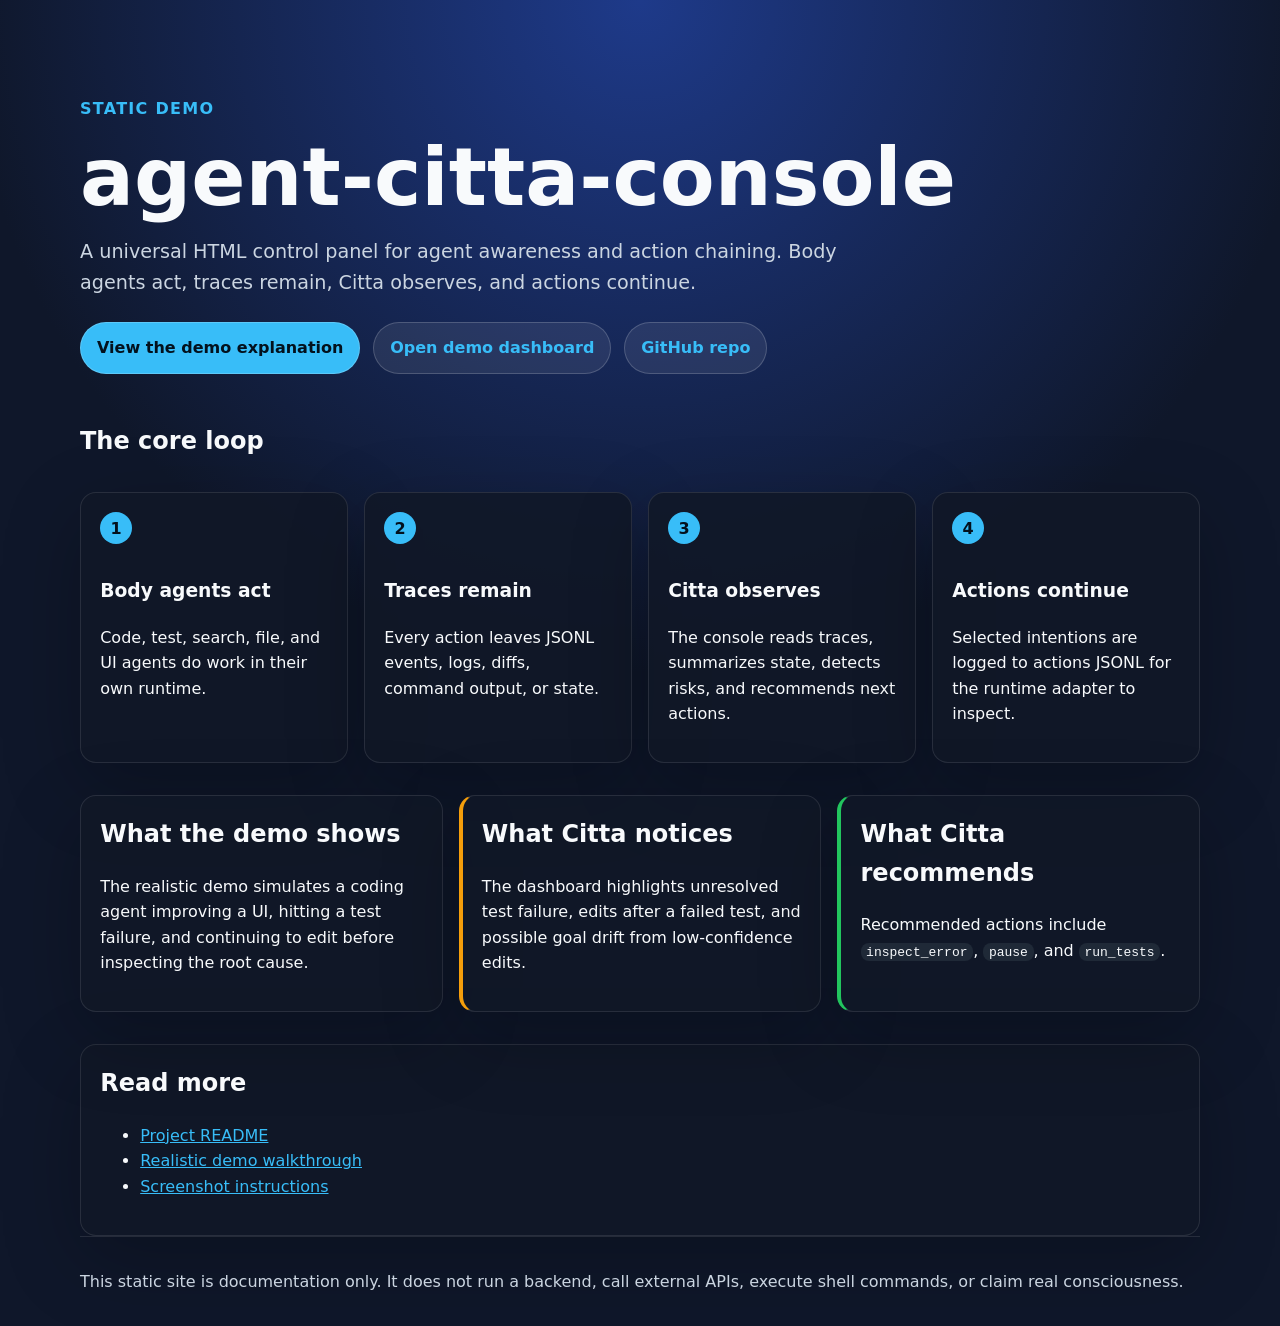
<file: docs_site/index.html>
<!doctype html>
<html lang="en">
<head>
  <meta charset="utf-8">
  <meta name="viewport" content="width=device-width, initial-scale=1">
  <title>agent-citta-console</title>
  <link rel="stylesheet" href="style.css">
</head>
<body>
  <main class="shell">
    <section class="hero">
      <p class="eyebrow">Static demo</p>
      <h1>agent-citta-console</h1>
      <p class="lead">
        A universal HTML control panel for agent awareness and action chaining.
        Body agents act, traces remain, Citta observes, and actions continue.
      </p>
      <div class="actions">
        <a class="button primary" href="demo.html">View the demo explanation</a>
        <a class="button" href="../examples/realistic_demo/dashboard.html">Open demo dashboard</a>
        <a class="button" href="https://github.com/nustanakritwithai/agent-citta-console">GitHub repo</a>
      </div>
    </section>

    <section>
      <h2>The core loop</h2>
      <div class="grid loop">
        <article class="card">
          <h3>Body agents act</h3>
          <p>Code, test, search, file, and UI agents do work in their own runtime.</p>
        </article>
        <article class="card">
          <h3>Traces remain</h3>
          <p>Every action leaves JSONL events, logs, diffs, command output, or state.</p>
        </article>
        <article class="card">
          <h3>Citta observes</h3>
          <p>The console reads traces, summarizes state, detects risks, and recommends next actions.</p>
        </article>
        <article class="card">
          <h3>Actions continue</h3>
          <p>Selected intentions are logged to actions JSONL for the runtime adapter to inspect.</p>
        </article>
      </div>
    </section>

    <section class="grid">
      <article class="card">
        <h2>What the demo shows</h2>
        <p>
          The realistic demo simulates a coding agent improving a UI, hitting a
          test failure, and continuing to edit before inspecting the root cause.
        </p>
      </article>
      <article class="card warning">
        <h2>What Citta notices</h2>
        <p>
          The dashboard highlights unresolved test failure, edits after a failed
          test, and possible goal drift from low-confidence edits.
        </p>
      </article>
      <article class="card recommendation">
        <h2>What Citta recommends</h2>
        <p>
          Recommended actions include <code>inspect_error</code>,
          <code>pause</code>, and <code>run_tests</code>.
        </p>
      </article>
    </section>

    <section class="card">
      <h2>Read more</h2>
      <ul>
        <li><a href="../README.md">Project README</a></li>
        <li><a href="../docs/demo_walkthrough.md">Realistic demo walkthrough</a></li>
        <li><a href="../docs/screenshots.md">Screenshot instructions</a></li>
      </ul>
    </section>
  </main>

  <footer class="shell">
    This static site is documentation only. It does not run a backend, call
    external APIs, execute shell commands, or claim real consciousness.
  </footer>
</body>
</html>
</file>
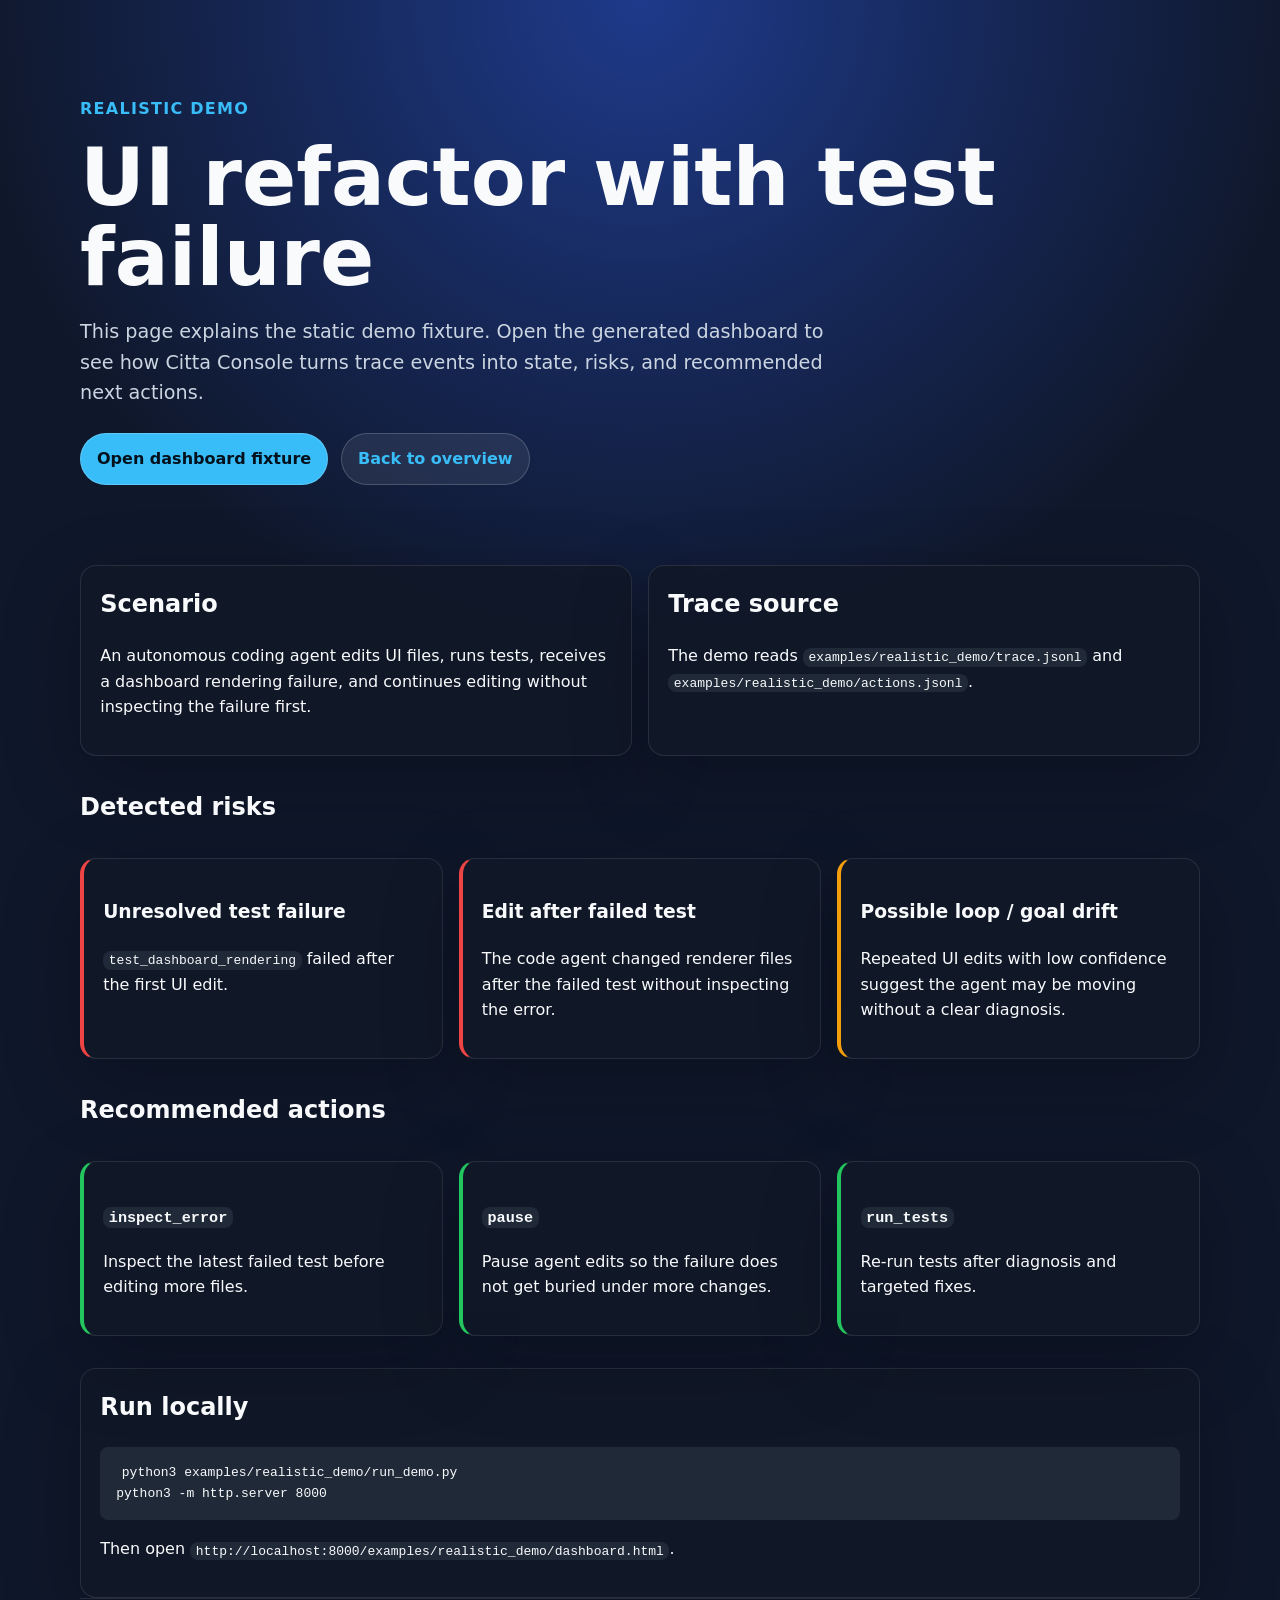
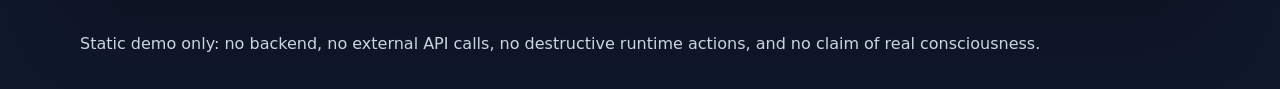
<file: docs_site/demo.html>
<!doctype html>
<html lang="en">
<head>
  <meta charset="utf-8">
  <meta name="viewport" content="width=device-width, initial-scale=1">
  <title>agent-citta-console demo</title>
  <link rel="stylesheet" href="style.css">
</head>
<body>
  <main class="shell">
    <section class="hero">
      <p class="eyebrow">Realistic demo</p>
      <h1>UI refactor with test failure</h1>
      <p class="lead">
        This page explains the static demo fixture. Open the generated dashboard
        to see how Citta Console turns trace events into state, risks, and
        recommended next actions.
      </p>
      <div class="actions">
        <a class="button primary" href="../examples/realistic_demo/dashboard.html">Open dashboard fixture</a>
        <a class="button" href="index.html">Back to overview</a>
      </div>
    </section>

    <section class="grid">
      <article class="card">
        <h2>Scenario</h2>
        <p>
          An autonomous coding agent edits UI files, runs tests, receives a
          dashboard rendering failure, and continues editing without inspecting
          the failure first.
        </p>
      </article>
      <article class="card">
        <h2>Trace source</h2>
        <p>
          The demo reads <code>examples/realistic_demo/trace.jsonl</code> and
          <code>examples/realistic_demo/actions.jsonl</code>.
        </p>
      </article>
    </section>

    <section>
      <h2>Detected risks</h2>
      <div class="grid">
        <article class="card risk">
          <h3>Unresolved test failure</h3>
          <p><code>test_dashboard_rendering</code> failed after the first UI edit.</p>
        </article>
        <article class="card risk">
          <h3>Edit after failed test</h3>
          <p>The code agent changed renderer files after the failed test without inspecting the error.</p>
        </article>
        <article class="card warning">
          <h3>Possible loop / goal drift</h3>
          <p>Repeated UI edits with low confidence suggest the agent may be moving without a clear diagnosis.</p>
        </article>
      </div>
    </section>

    <section>
      <h2>Recommended actions</h2>
      <div class="grid">
        <article class="card recommendation">
          <h3><code>inspect_error</code></h3>
          <p>Inspect the latest failed test before editing more files.</p>
        </article>
        <article class="card recommendation">
          <h3><code>pause</code></h3>
          <p>Pause agent edits so the failure does not get buried under more changes.</p>
        </article>
        <article class="card recommendation">
          <h3><code>run_tests</code></h3>
          <p>Re-run tests after diagnosis and targeted fixes.</p>
        </article>
      </div>
    </section>

    <section class="card">
      <h2>Run locally</h2>
      <pre><code>python3 examples/realistic_demo/run_demo.py
python3 -m http.server 8000</code></pre>
      <p>
        Then open
        <code>http://localhost:8000/examples/realistic_demo/dashboard.html</code>.
      </p>
    </section>
  </main>

  <footer class="shell">
    Static demo only: no backend, no external API calls, no destructive runtime
    actions, and no claim of real consciousness.
  </footer>
</body>
</html>
</file>
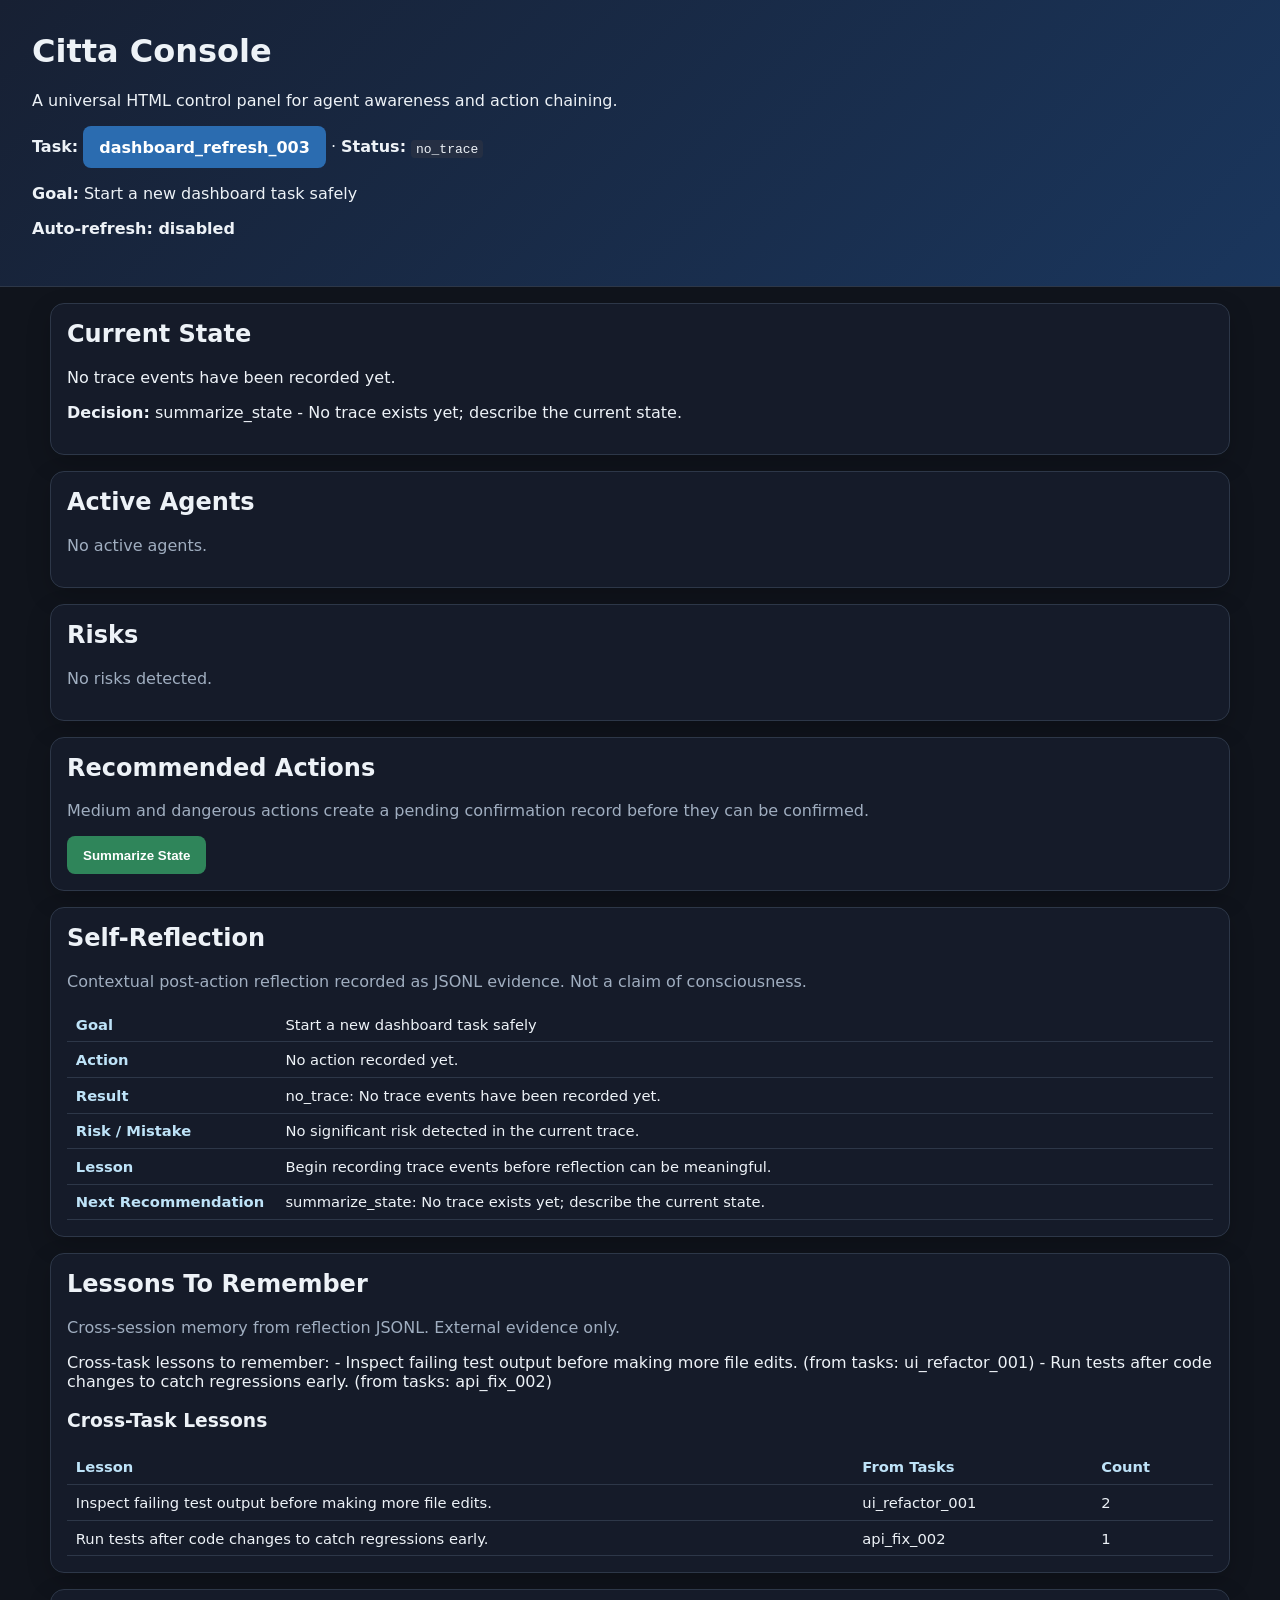
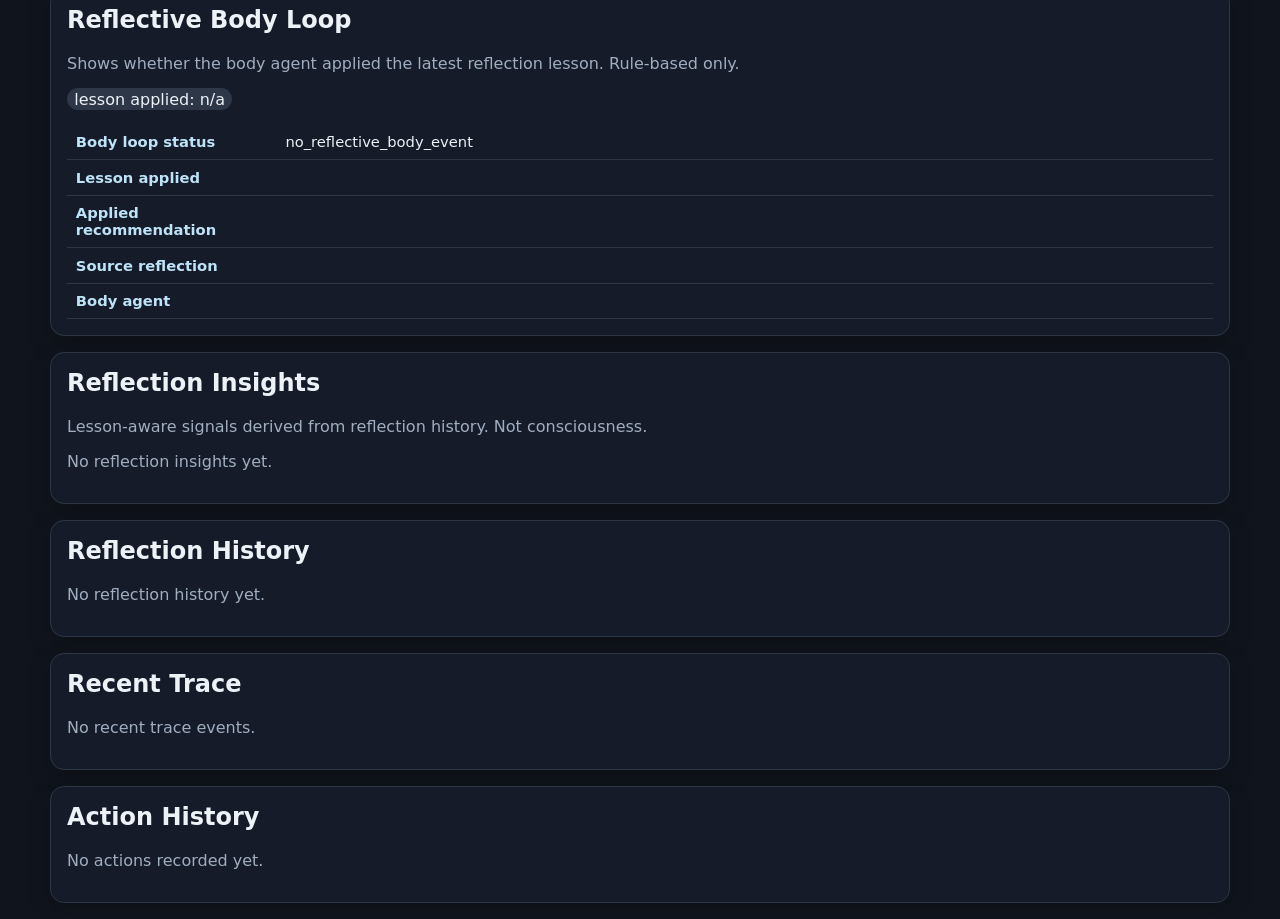
<file: examples/cross_session_memory_demo/dashboard.html>
<!doctype html>
<html lang="en">
<head>
  <meta charset="utf-8">
  <meta name="viewport" content="width=device-width, initial-scale=1">
  <title>Citta Console</title>

  <style>
    :root { color-scheme: light dark; font-family: system-ui, sans-serif; }
    body { margin: 0; background: #10141c; color: #edf2f7; }
    header { padding: 2rem; background: linear-gradient(135deg, #172033, #1a365d); border-bottom: 1px solid #2d3748; }
    main { display: grid; gap: 1rem; padding: 1rem; max-width: 1180px; margin: 0 auto; }
    section, .card { background: #151b29; border: 1px solid #2d3748; border-radius: 14px; padding: 1rem; box-shadow: 0 8px 24px rgb(0 0 0 / 18%); }
    h1, h2 { margin-top: 0; }
    table { width: 100%; border-collapse: collapse; font-size: 0.92rem; }
    th, td { border-bottom: 1px solid #2d3748; padding: 0.55rem; text-align: left; vertical-align: top; }
    th { color: #bee3f8; }
    .reflection-table th { width: 12rem; vertical-align: top; }
    .badge { display: inline-block; padding: 0.2rem 0.55rem; border-radius: 999px; background: #2d3748; margin: 0.1rem; }
    .actions { display: flex; flex-wrap: wrap; gap: 0.75rem; }
    .action-form { display: inline-flex; align-items: center; gap: 0.5rem; }
    button, .link-button { border: 0; border-radius: 8px; padding: 0.7rem 1rem; cursor: pointer; font-weight: 700; text-decoration: none; display: inline-block; }
    .action-safe { background: #2f855a; color: white; }
    .action-medium { background: #b7791f; color: white; }
    .action-dangerous { background: #c53030; color: white; }
    .action-forbidden { background: #742a2a; color: white; }
    .link-button { background: #2b6cb0; color: white; }
    .risk-low { color: #90cdf4; }
    .risk-medium { color: #f6e05e; }
    .risk-high { color: #fc8181; }
    .risk-critical { color: #feb2b2; font-weight: 700; }
    .warning { color: #fbd38d; font-weight: 700; }
    .empty { color: #a0aec0; }
    .status { border-radius: 999px; background: #2d3748; padding: 0.1rem 0.45rem; white-space: nowrap; }
    .status-pending_confirmation { background: #975a16; color: white; }
    .status-confirmed { background: #276749; color: white; }
    .status-blocked { background: #9b2c2c; color: white; }
    code { background: #252f43; padding: 0.1rem 0.3rem; border-radius: 4px; }
  </style>
</head>
<body>
  <header>
    <h1>Citta Console</h1>
    <p>A universal HTML control panel for agent awareness and action chaining.</p>
    <p><strong>Task:</strong> <a class="link-button" href="/task/dashboard_refresh_003">dashboard_refresh_003</a> &middot;
       <strong>Status:</strong> <code>no_trace</code></p>
    <p><strong>Goal:</strong> Start a new dashboard task safely</p>
    <p><strong>Auto-refresh: disabled</strong></p>
  </header>
  <main>
    <section>
      <h2>Current State</h2>
      <p>No trace events have been recorded yet.</p>
      <p><strong>Decision:</strong> summarize_state - No trace exists yet; describe the current state.</p>
    </section>

    <section>
      <h2>Active Agents</h2>
      <p class="empty">No active agents.</p>
    </section>

    <section>
      <h2>Risks</h2>
      <p class="empty">No risks detected.</p>
    </section>

    <section>
      <h2>Recommended Actions</h2>
      <p class="empty">Medium and dangerous actions create a pending confirmation record before they can be confirmed.</p>
      <div class="actions"><form method="post" action="/action" class="action-form">
  <input type="hidden" name="task_id" value="dashboard_refresh_003">
  <input type="hidden" name="action" value="summarize_state">
  <input type="hidden" name="reason" value="No trace exists yet; describe the current state.">
  <input type="hidden" name="permission_level" value="safe">
  <button class="action action-safe" type="submit">Summarize State</button>
  
</form></div>
    </section>

    <section>
      <h2>Self-Reflection</h2>
      <p class="empty">Contextual post-action reflection recorded as JSONL evidence. Not a claim of consciousness.</p>
      <table class="reflection-table"><tbody><tr><th>Goal</th><td>Start a new dashboard task safely</td></tr>
<tr><th>Action</th><td>No action recorded yet.</td></tr>
<tr><th>Result</th><td>no_trace: No trace events have been recorded yet.</td></tr>
<tr><th>Risk / Mistake</th><td>No significant risk detected in the current trace.</td></tr>
<tr><th>Lesson</th><td>Begin recording trace events before reflection can be meaningful.</td></tr>
<tr><th>Next Recommendation</th><td>summarize_state: No trace exists yet; describe the current state.</td></tr></tbody></table>
    </section>

    <section>
      <h2>Lessons To Remember</h2>
      <p class="empty">Cross-session memory from reflection JSONL. External evidence only.</p>
      <p>Cross-task lessons to remember: - Inspect failing test output before making more file edits. (from tasks: ui_refactor_001) - Run tests after code changes to catch regressions early. (from tasks: api_fix_002)</p><h3>Cross-Task Lessons</h3><table><thead><tr><th>Lesson</th><th>From Tasks</th><th>Count</th></tr></thead><tbody><tr><td>Inspect failing test output before making more file edits.</td><td>ui_refactor_001</td><td>2</td></tr>
<tr><td>Run tests after code changes to catch regressions early.</td><td>api_fix_002</td><td>1</td></tr></tbody></table>
    </section>

    <section>
      <h2>Reflective Body Loop</h2>
      <p class="empty">Shows whether the body agent applied the latest reflection lesson. Rule-based only.</p>
      <p><span class="status">lesson applied: n/a</span></p><table class="reflection-table"><tbody><tr><th>Body loop status</th><td>no_reflective_body_event</td></tr>
<tr><th>Lesson applied</th><td></td></tr>
<tr><th>Applied recommendation</th><td></td></tr>
<tr><th>Source reflection</th><td></td></tr>
<tr><th>Body agent</th><td></td></tr></tbody></table>
    </section>

    <section>
      <h2>Reflection Insights</h2>
      <p class="empty">Lesson-aware signals derived from reflection history. Not consciousness.</p>
      <p class="empty">No reflection insights yet.</p>
    </section>

    <section>
      <h2>Reflection History</h2>
      <p class="empty">No reflection history yet.</p>
    </section>

    <section>
      <h2>Recent Trace</h2>
      <p class="empty">No recent trace events.</p>
    </section>

    <section>
      <h2>Action History</h2>
      <p class="empty">No actions recorded yet.</p>
    </section>
  </main>
</body>
</html>
</file>
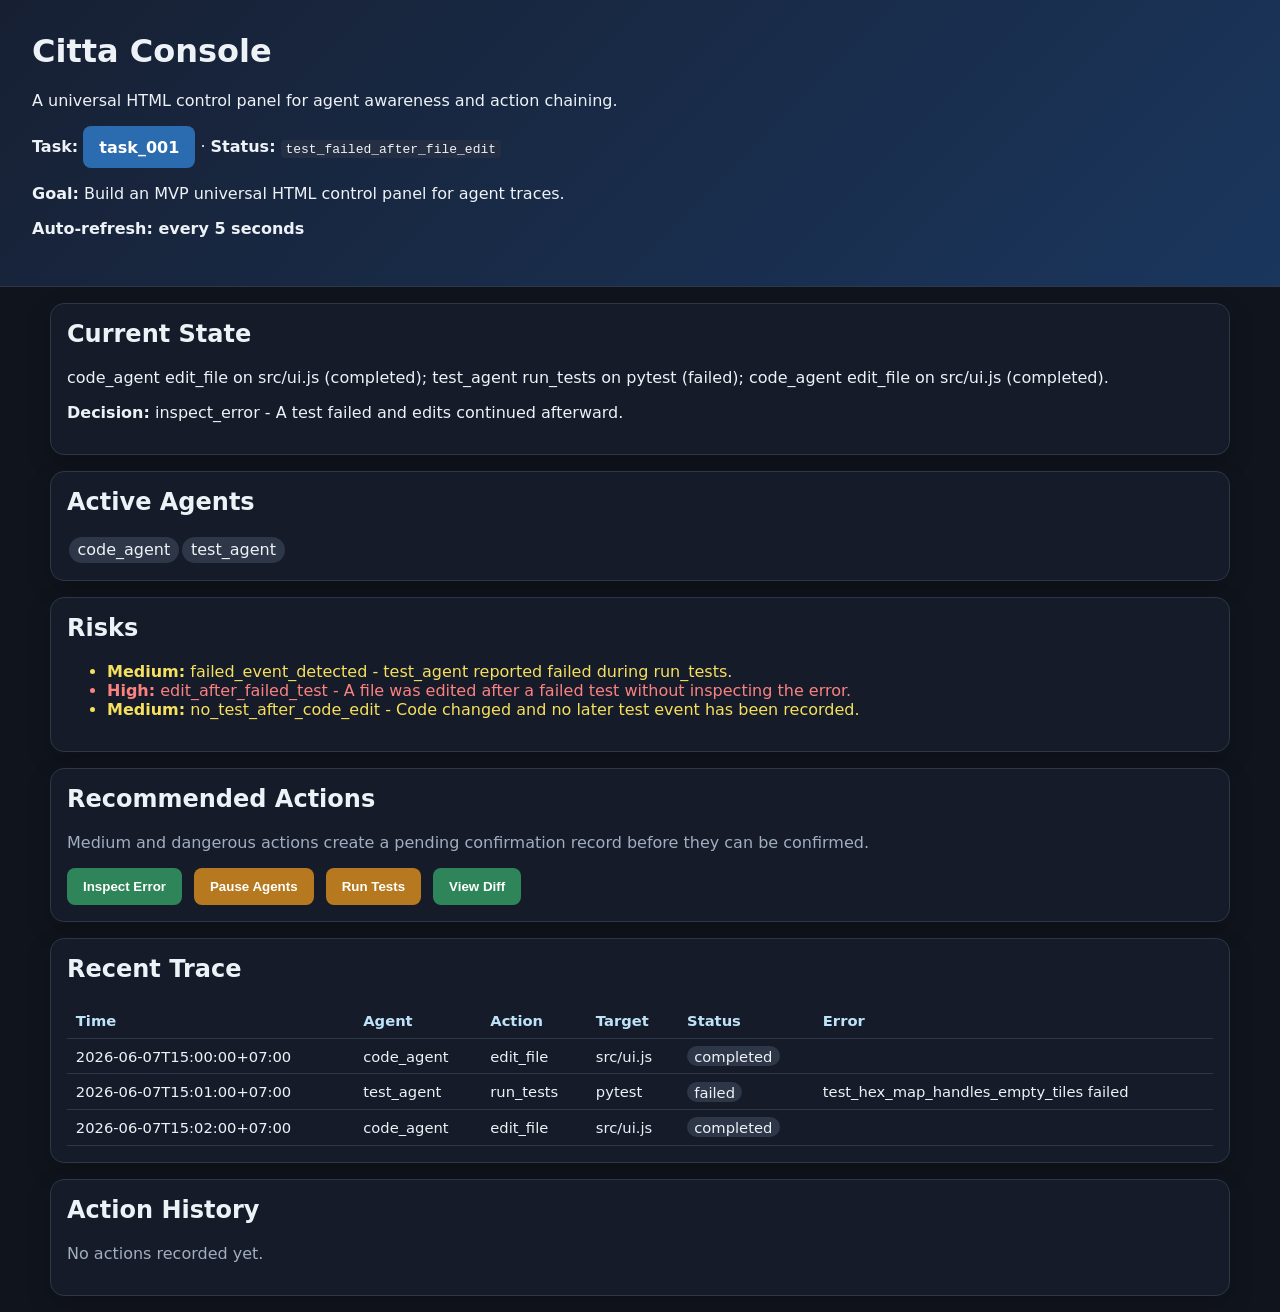
<file: examples/generic_jsonl/dashboard.html>
<!doctype html>
<html lang="en">
<head>
  <meta charset="utf-8">
  <meta name="viewport" content="width=device-width, initial-scale=1">
  <meta http-equiv="refresh" content="5">
  <title>Citta Console</title>

  <style>
    :root { color-scheme: light dark; font-family: system-ui, sans-serif; }
    body { margin: 0; background: #10141c; color: #edf2f7; }
    header { padding: 2rem; background: linear-gradient(135deg, #172033, #1a365d); border-bottom: 1px solid #2d3748; }
    main { display: grid; gap: 1rem; padding: 1rem; max-width: 1180px; margin: 0 auto; }
    section, .card { background: #151b29; border: 1px solid #2d3748; border-radius: 14px; padding: 1rem; box-shadow: 0 8px 24px rgb(0 0 0 / 18%); }
    h1, h2 { margin-top: 0; }
    table { width: 100%; border-collapse: collapse; font-size: 0.92rem; }
    th, td { border-bottom: 1px solid #2d3748; padding: 0.55rem; text-align: left; vertical-align: top; }
    th { color: #bee3f8; }
    .badge { display: inline-block; padding: 0.2rem 0.55rem; border-radius: 999px; background: #2d3748; margin: 0.1rem; }
    .actions { display: flex; flex-wrap: wrap; gap: 0.75rem; }
    .action-form { display: inline-flex; align-items: center; gap: 0.5rem; }
    button, .link-button { border: 0; border-radius: 8px; padding: 0.7rem 1rem; cursor: pointer; font-weight: 700; text-decoration: none; display: inline-block; }
    .action-safe { background: #2f855a; color: white; }
    .action-medium { background: #b7791f; color: white; }
    .action-dangerous { background: #c53030; color: white; }
    .action-forbidden { background: #742a2a; color: white; }
    .link-button { background: #2b6cb0; color: white; }
    .risk-low { color: #90cdf4; }
    .risk-medium { color: #f6e05e; }
    .risk-high { color: #fc8181; }
    .risk-critical { color: #feb2b2; font-weight: 700; }
    .warning { color: #fbd38d; font-weight: 700; }
    .empty { color: #a0aec0; }
    .status { border-radius: 999px; background: #2d3748; padding: 0.1rem 0.45rem; white-space: nowrap; }
    .status-pending_confirmation { background: #975a16; color: white; }
    .status-confirmed { background: #276749; color: white; }
    .status-blocked { background: #9b2c2c; color: white; }
    code { background: #252f43; padding: 0.1rem 0.3rem; border-radius: 4px; }
  </style>
</head>
<body>
  <header>
    <h1>Citta Console</h1>
    <p>A universal HTML control panel for agent awareness and action chaining.</p>
    <p><strong>Task:</strong> <a class="link-button" href="/task/task_001">task_001</a> &middot;
       <strong>Status:</strong> <code>test_failed_after_file_edit</code></p>
    <p><strong>Goal:</strong> Build an MVP universal HTML control panel for agent traces.</p>
    <p><strong>Auto-refresh: every 5 seconds</strong></p>
  </header>
  <main>
    <section>
      <h2>Current State</h2>
      <p>code_agent edit_file on src/ui.js (completed); test_agent run_tests on pytest (failed); code_agent edit_file on src/ui.js (completed).</p>
      <p><strong>Decision:</strong> inspect_error - A test failed and edits continued afterward.</p>
    </section>

    <section>
      <h2>Active Agents</h2>
      <span class="badge">code_agent</span><span class="badge">test_agent</span>
    </section>

    <section>
      <h2>Risks</h2>
      <ul class="risks"><li class="risk-medium"><strong>Medium:</strong> failed_event_detected - test_agent reported failed during run_tests.</li>
<li class="risk-high"><strong>High:</strong> edit_after_failed_test - A file was edited after a failed test without inspecting the error.</li>
<li class="risk-medium"><strong>Medium:</strong> no_test_after_code_edit - Code changed and no later test event has been recorded.</li></ul>
    </section>

    <section>
      <h2>Recommended Actions</h2>
      <p class="empty">Medium and dangerous actions create a pending confirmation record before they can be confirmed.</p>
      <div class="actions"><form method="post" action="/action" class="action-form">
  <input type="hidden" name="task_id" value="task_001">
  <input type="hidden" name="action" value="inspect_error">
  <input type="hidden" name="reason" value="A test failed and edits continued afterward.">
  <input type="hidden" name="permission_level" value="safe">
  <button class="action action-safe" type="submit">Inspect Error</button>
  
</form>
<form method="post" action="/action" class="action-form">
  <input type="hidden" name="task_id" value="task_001">
  <input type="hidden" name="action" value="pause">
  <input type="hidden" name="reason" value="Pause before more edits hide the root cause.">
  <input type="hidden" name="permission_level" value="medium">
  <button class="action action-medium" type="submit">Pause Agents</button>
  
</form>
<form method="post" action="/action" class="action-form">
  <input type="hidden" name="task_id" value="task_001">
  <input type="hidden" name="action" value="run_tests">
  <input type="hidden" name="reason" value="Code changed without a later test event.">
  <input type="hidden" name="permission_level" value="medium">
  <button class="action action-medium" type="submit">Run Tests</button>
  
</form>
<form method="post" action="/action" class="action-form">
  <input type="hidden" name="task_id" value="task_001">
  <input type="hidden" name="action" value="view_diff">
  <input type="hidden" name="reason" value="Review file changes before continuing.">
  <input type="hidden" name="permission_level" value="safe">
  <button class="action action-safe" type="submit">View Diff</button>
  
</form></div>
    </section>

    <section>
      <h2>Recent Trace</h2>
      <table><thead><tr><th>Time</th><th>Agent</th><th>Action</th><th>Target</th><th>Status</th><th>Error</th></tr></thead><tbody><tr><td>2026-06-07T15:00:00+07:00</td><td>code_agent</td><td>edit_file</td><td>src/ui.js</td><td><span class="status">completed</span></td><td></td></tr>
<tr><td>2026-06-07T15:01:00+07:00</td><td>test_agent</td><td>run_tests</td><td>pytest</td><td><span class="status">failed</span></td><td>test_hex_map_handles_empty_tiles failed</td></tr>
<tr><td>2026-06-07T15:02:00+07:00</td><td>code_agent</td><td>edit_file</td><td>src/ui.js</td><td><span class="status">completed</span></td><td></td></tr></tbody></table>
    </section>

    <section>
      <h2>Action History</h2>
      <p class="empty">No actions recorded yet.</p>
    </section>
  </main>
</body>
</html>
</file>
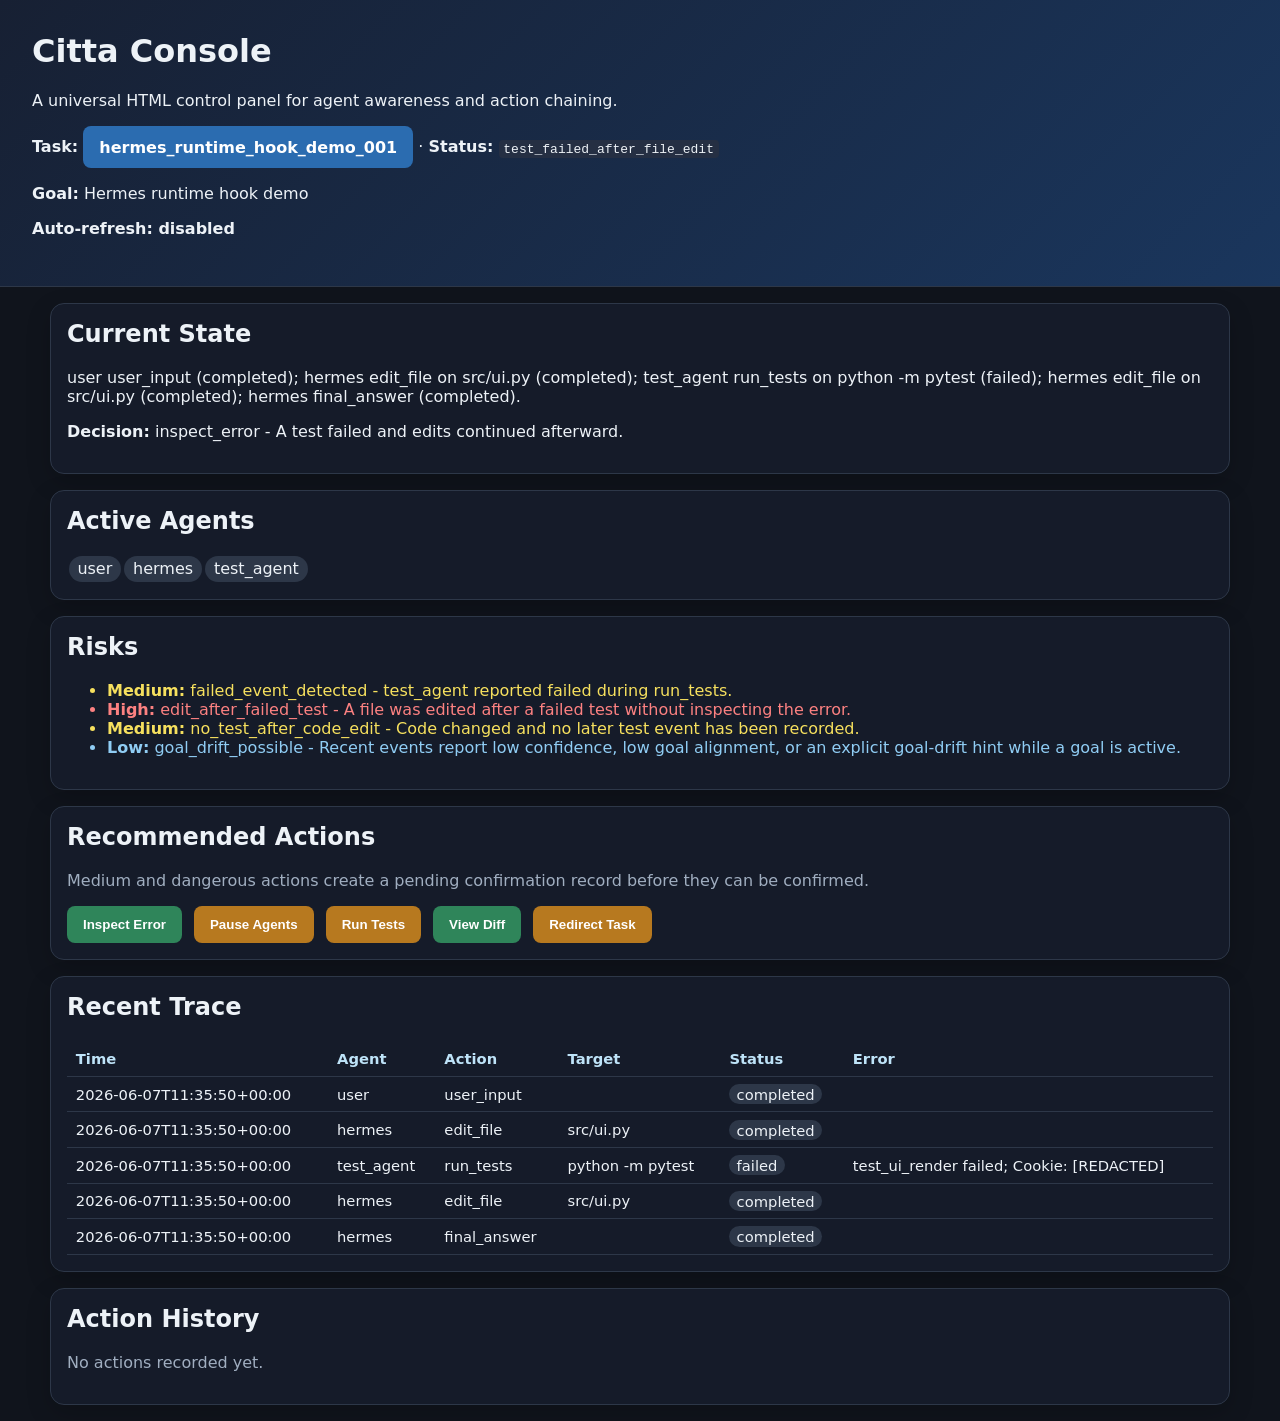
<file: examples/hermes_runtime_hook/dashboard.html>
<!doctype html>
<html lang="en">
<head>
  <meta charset="utf-8">
  <meta name="viewport" content="width=device-width, initial-scale=1">
  <title>Citta Console</title>

  <style>
    :root { color-scheme: light dark; font-family: system-ui, sans-serif; }
    body { margin: 0; background: #10141c; color: #edf2f7; }
    header { padding: 2rem; background: linear-gradient(135deg, #172033, #1a365d); border-bottom: 1px solid #2d3748; }
    main { display: grid; gap: 1rem; padding: 1rem; max-width: 1180px; margin: 0 auto; }
    section, .card { background: #151b29; border: 1px solid #2d3748; border-radius: 14px; padding: 1rem; box-shadow: 0 8px 24px rgb(0 0 0 / 18%); }
    h1, h2 { margin-top: 0; }
    table { width: 100%; border-collapse: collapse; font-size: 0.92rem; }
    th, td { border-bottom: 1px solid #2d3748; padding: 0.55rem; text-align: left; vertical-align: top; }
    th { color: #bee3f8; }
    .badge { display: inline-block; padding: 0.2rem 0.55rem; border-radius: 999px; background: #2d3748; margin: 0.1rem; }
    .actions { display: flex; flex-wrap: wrap; gap: 0.75rem; }
    .action-form { display: inline-flex; align-items: center; gap: 0.5rem; }
    button, .link-button { border: 0; border-radius: 8px; padding: 0.7rem 1rem; cursor: pointer; font-weight: 700; text-decoration: none; display: inline-block; }
    .action-safe { background: #2f855a; color: white; }
    .action-medium { background: #b7791f; color: white; }
    .action-dangerous { background: #c53030; color: white; }
    .action-forbidden { background: #742a2a; color: white; }
    .link-button { background: #2b6cb0; color: white; }
    .risk-low { color: #90cdf4; }
    .risk-medium { color: #f6e05e; }
    .risk-high { color: #fc8181; }
    .risk-critical { color: #feb2b2; font-weight: 700; }
    .warning { color: #fbd38d; font-weight: 700; }
    .empty { color: #a0aec0; }
    .status { border-radius: 999px; background: #2d3748; padding: 0.1rem 0.45rem; white-space: nowrap; }
    .status-pending_confirmation { background: #975a16; color: white; }
    .status-confirmed { background: #276749; color: white; }
    .status-blocked { background: #9b2c2c; color: white; }
    code { background: #252f43; padding: 0.1rem 0.3rem; border-radius: 4px; }
  </style>
</head>
<body>
  <header>
    <h1>Citta Console</h1>
    <p>A universal HTML control panel for agent awareness and action chaining.</p>
    <p><strong>Task:</strong> <a class="link-button" href="/task/hermes_runtime_hook_demo_001">hermes_runtime_hook_demo_001</a> &middot;
       <strong>Status:</strong> <code>test_failed_after_file_edit</code></p>
    <p><strong>Goal:</strong> Hermes runtime hook demo</p>
    <p><strong>Auto-refresh: disabled</strong></p>
  </header>
  <main>
    <section>
      <h2>Current State</h2>
      <p>user user_input (completed); hermes edit_file on src/ui.py (completed); test_agent run_tests on python -m pytest (failed); hermes edit_file on src/ui.py (completed); hermes final_answer (completed).</p>
      <p><strong>Decision:</strong> inspect_error - A test failed and edits continued afterward.</p>
    </section>

    <section>
      <h2>Active Agents</h2>
      <span class="badge">user</span><span class="badge">hermes</span><span class="badge">test_agent</span>
    </section>

    <section>
      <h2>Risks</h2>
      <ul class="risks"><li class="risk-medium"><strong>Medium:</strong> failed_event_detected - test_agent reported failed during run_tests.</li>
<li class="risk-high"><strong>High:</strong> edit_after_failed_test - A file was edited after a failed test without inspecting the error.</li>
<li class="risk-medium"><strong>Medium:</strong> no_test_after_code_edit - Code changed and no later test event has been recorded.</li>
<li class="risk-low"><strong>Low:</strong> goal_drift_possible - Recent events report low confidence, low goal alignment, or an explicit goal-drift hint while a goal is active.</li></ul>
    </section>

    <section>
      <h2>Recommended Actions</h2>
      <p class="empty">Medium and dangerous actions create a pending confirmation record before they can be confirmed.</p>
      <div class="actions"><form method="post" action="/action" class="action-form">
  <input type="hidden" name="task_id" value="hermes_runtime_hook_demo_001">
  <input type="hidden" name="action" value="inspect_error">
  <input type="hidden" name="reason" value="A test failed and edits continued afterward.">
  <input type="hidden" name="permission_level" value="safe">
  <button class="action action-safe" type="submit">Inspect Error</button>
  
</form>
<form method="post" action="/action" class="action-form">
  <input type="hidden" name="task_id" value="hermes_runtime_hook_demo_001">
  <input type="hidden" name="action" value="pause">
  <input type="hidden" name="reason" value="Pause before more edits hide the root cause.">
  <input type="hidden" name="permission_level" value="medium">
  <button class="action action-medium" type="submit">Pause Agents</button>
  
</form>
<form method="post" action="/action" class="action-form">
  <input type="hidden" name="task_id" value="hermes_runtime_hook_demo_001">
  <input type="hidden" name="action" value="run_tests">
  <input type="hidden" name="reason" value="Code changed without a later test event.">
  <input type="hidden" name="permission_level" value="medium">
  <button class="action action-medium" type="submit">Run Tests</button>
  
</form>
<form method="post" action="/action" class="action-form">
  <input type="hidden" name="task_id" value="hermes_runtime_hook_demo_001">
  <input type="hidden" name="action" value="view_diff">
  <input type="hidden" name="reason" value="Review file changes before continuing.">
  <input type="hidden" name="permission_level" value="safe">
  <button class="action action-safe" type="submit">View Diff</button>
  
</form>
<form method="post" action="/action" class="action-form">
  <input type="hidden" name="task_id" value="hermes_runtime_hook_demo_001">
  <input type="hidden" name="action" value="redirect">
  <input type="hidden" name="reason" value="Re-anchor the active agents to the goal.">
  <input type="hidden" name="permission_level" value="medium">
  <button class="action action-medium" type="submit">Redirect Task</button>
  
</form></div>
    </section>

    <section>
      <h2>Recent Trace</h2>
      <table><thead><tr><th>Time</th><th>Agent</th><th>Action</th><th>Target</th><th>Status</th><th>Error</th></tr></thead><tbody><tr><td>2026-06-07T11:35:50+00:00</td><td>user</td><td>user_input</td><td></td><td><span class="status">completed</span></td><td></td></tr>
<tr><td>2026-06-07T11:35:50+00:00</td><td>hermes</td><td>edit_file</td><td>src/ui.py</td><td><span class="status">completed</span></td><td></td></tr>
<tr><td>2026-06-07T11:35:50+00:00</td><td>test_agent</td><td>run_tests</td><td>python -m pytest</td><td><span class="status">failed</span></td><td>test_ui_render failed; Cookie: [REDACTED]</td></tr>
<tr><td>2026-06-07T11:35:50+00:00</td><td>hermes</td><td>edit_file</td><td>src/ui.py</td><td><span class="status">completed</span></td><td></td></tr>
<tr><td>2026-06-07T11:35:50+00:00</td><td>hermes</td><td>final_answer</td><td></td><td><span class="status">completed</span></td><td></td></tr></tbody></table>
    </section>

    <section>
      <h2>Action History</h2>
      <p class="empty">No actions recorded yet.</p>
    </section>
  </main>
</body>
</html>
</file>
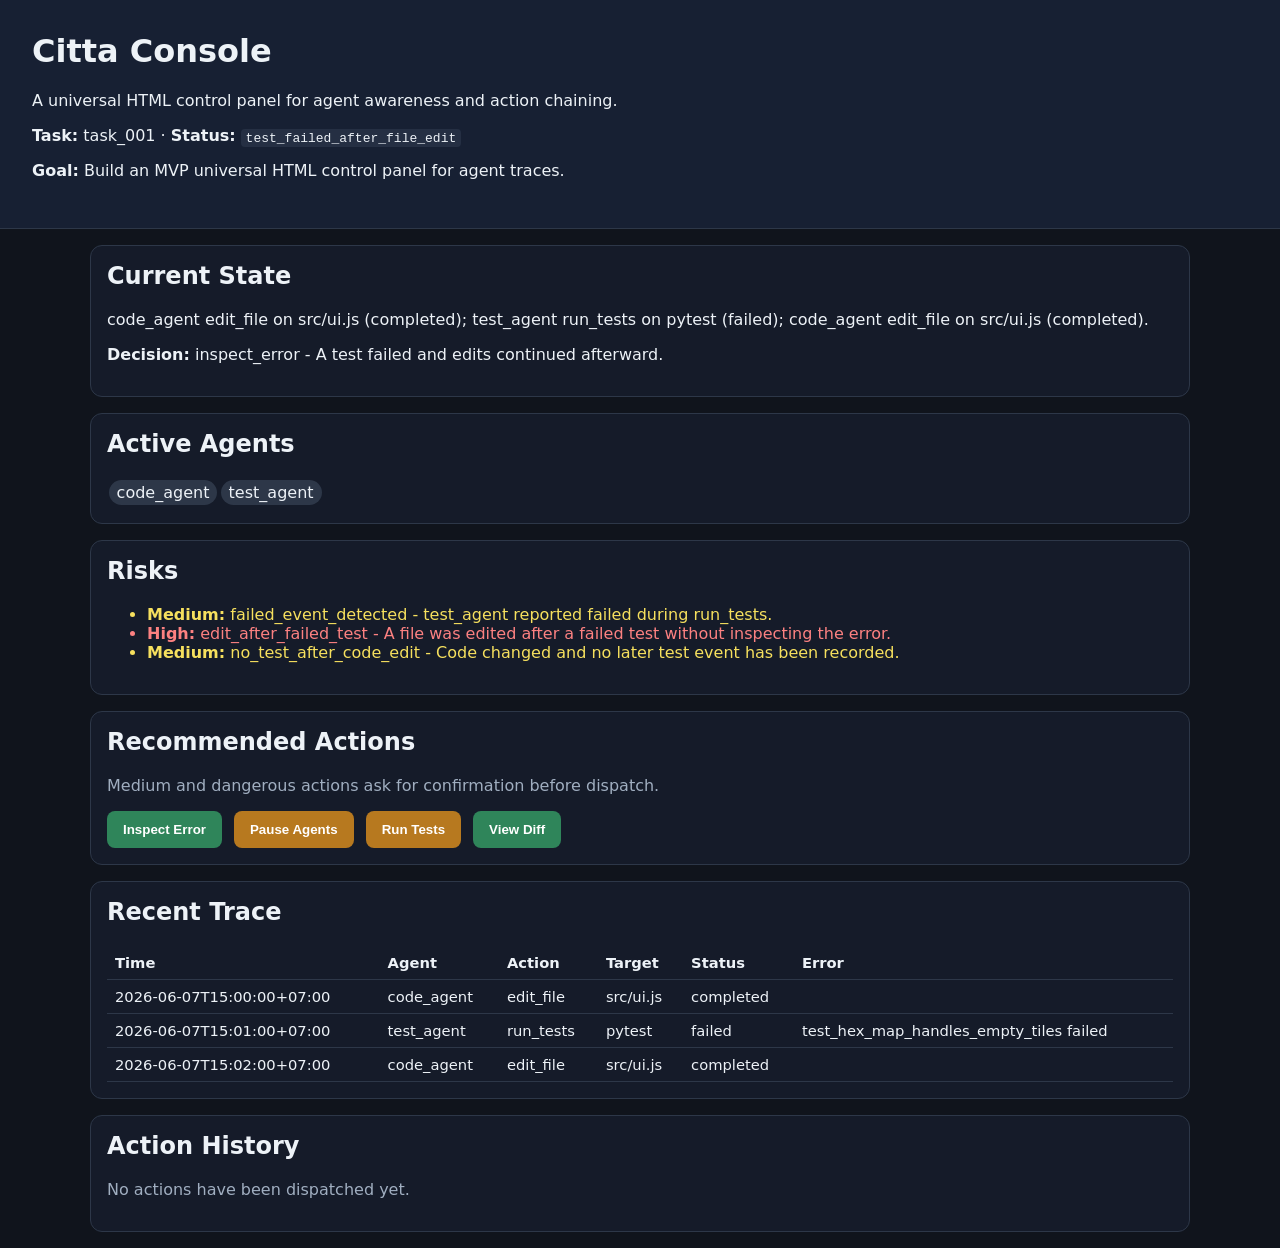
<file: examples/html_console_demo/dashboard.html>
<!doctype html>
<html lang="en">
<head>
  <meta charset="utf-8">
  <meta name="viewport" content="width=device-width, initial-scale=1">
  <title>Citta Console</title>
  <style>
    :root { color-scheme: light dark; font-family: system-ui, sans-serif; }
    body { margin: 0; background: #10141c; color: #edf2f7; }
    header { padding: 2rem; background: #172033; border-bottom: 1px solid #2d3748; }
    main { display: grid; gap: 1rem; padding: 1rem; max-width: 1100px; margin: 0 auto; }
    section { background: #151b29; border: 1px solid #2d3748; border-radius: 12px; padding: 1rem; }
    h1, h2 { margin-top: 0; }
    table { width: 100%; border-collapse: collapse; font-size: 0.92rem; }
    th, td { border-bottom: 1px solid #2d3748; padding: 0.5rem; text-align: left; vertical-align: top; }
    .badge { display: inline-block; padding: 0.2rem 0.5rem; border-radius: 999px; background: #2d3748; margin: 0.1rem; }
    .actions { display: flex; flex-wrap: wrap; gap: 0.75rem; }
    form { display: inline; }
    button { border: 0; border-radius: 8px; padding: 0.7rem 1rem; cursor: pointer; font-weight: 700; }
    .action-safe { background: #2f855a; color: white; }
    .action-medium { background: #b7791f; color: white; }
    .action-dangerous { background: #c53030; color: white; }
    .risk-low { color: #90cdf4; }
    .risk-medium { color: #f6e05e; }
    .risk-high { color: #fc8181; }
    .risk-critical { color: #feb2b2; font-weight: 700; }
    .empty { color: #a0aec0; }
    code { background: #252f43; padding: 0.1rem 0.3rem; border-radius: 4px; }
  </style>
</head>
<body>
  <header>
    <h1>Citta Console</h1>
    <p>A universal HTML control panel for agent awareness and action chaining.</p>
    <p><strong>Task:</strong> task_001 &middot;
       <strong>Status:</strong> <code>test_failed_after_file_edit</code></p>
    <p><strong>Goal:</strong> Build an MVP universal HTML control panel for agent traces.</p>
  </header>
  <main>
    <section>
      <h2>Current State</h2>
      <p>code_agent edit_file on src/ui.js (completed); test_agent run_tests on pytest (failed); code_agent edit_file on src/ui.js (completed).</p>
      <p><strong>Decision:</strong> inspect_error - A test failed and edits continued afterward.</p>
    </section>

    <section>
      <h2>Active Agents</h2>
      <span class="badge">code_agent</span><span class="badge">test_agent</span>
    </section>

    <section>
      <h2>Risks</h2>
      <ul class="risks"><li class="risk-medium"><strong>Medium:</strong> failed_event_detected - test_agent reported failed during run_tests.</li>
<li class="risk-high"><strong>High:</strong> edit_after_failed_test - A file was edited after a failed test without inspecting the error.</li>
<li class="risk-medium"><strong>Medium:</strong> no_test_after_code_edit - Code changed and no later test event has been recorded.</li></ul>
    </section>

    <section>
      <h2>Recommended Actions</h2>
      <p class="empty">Medium and dangerous actions ask for confirmation before dispatch.</p>
      <div class="actions"><form method="post" action="/action">
  <input type="hidden" name="action" value="inspect_error">
  <input type="hidden" name="reason" value="A test failed and edits continued afterward.">
  <input type="hidden" name="permission_level" value="safe">
  <button class="action action-safe" type="submit">Inspect Error</button>
</form>
<form method="post" action="/action" data-confirm="true" onsubmit="return confirm('Pause Agents requires medium permission. Continue?')">
  <input type="hidden" name="action" value="pause">
  <input type="hidden" name="reason" value="Pause before more edits hide the root cause.">
  <input type="hidden" name="permission_level" value="medium">
  <button class="action action-medium" type="submit">Pause Agents</button>
</form>
<form method="post" action="/action" data-confirm="true" onsubmit="return confirm('Run Tests requires medium permission. Continue?')">
  <input type="hidden" name="action" value="run_tests">
  <input type="hidden" name="reason" value="Code changed without a later test event.">
  <input type="hidden" name="permission_level" value="medium">
  <button class="action action-medium" type="submit">Run Tests</button>
</form>
<form method="post" action="/action">
  <input type="hidden" name="action" value="view_diff">
  <input type="hidden" name="reason" value="Review file changes before continuing.">
  <input type="hidden" name="permission_level" value="safe">
  <button class="action action-safe" type="submit">View Diff</button>
</form></div>
    </section>

    <section>
      <h2>Recent Trace</h2>
      <table><thead><tr><th>Time</th><th>Agent</th><th>Action</th><th>Target</th><th>Status</th><th>Error</th></tr></thead><tbody><tr><td>2026-06-07T15:00:00+07:00</td><td>code_agent</td><td>edit_file</td><td>src/ui.js</td><td>completed</td><td></td></tr>
<tr><td>2026-06-07T15:01:00+07:00</td><td>test_agent</td><td>run_tests</td><td>pytest</td><td>failed</td><td>test_hex_map_handles_empty_tiles failed</td></tr>
<tr><td>2026-06-07T15:02:00+07:00</td><td>code_agent</td><td>edit_file</td><td>src/ui.js</td><td>completed</td><td></td></tr></tbody></table>
    </section>

    <section>
      <h2>Action History</h2>
      <p class="empty">No actions have been dispatched yet.</p>
    </section>
  </main>
</body>
</html>
</file>
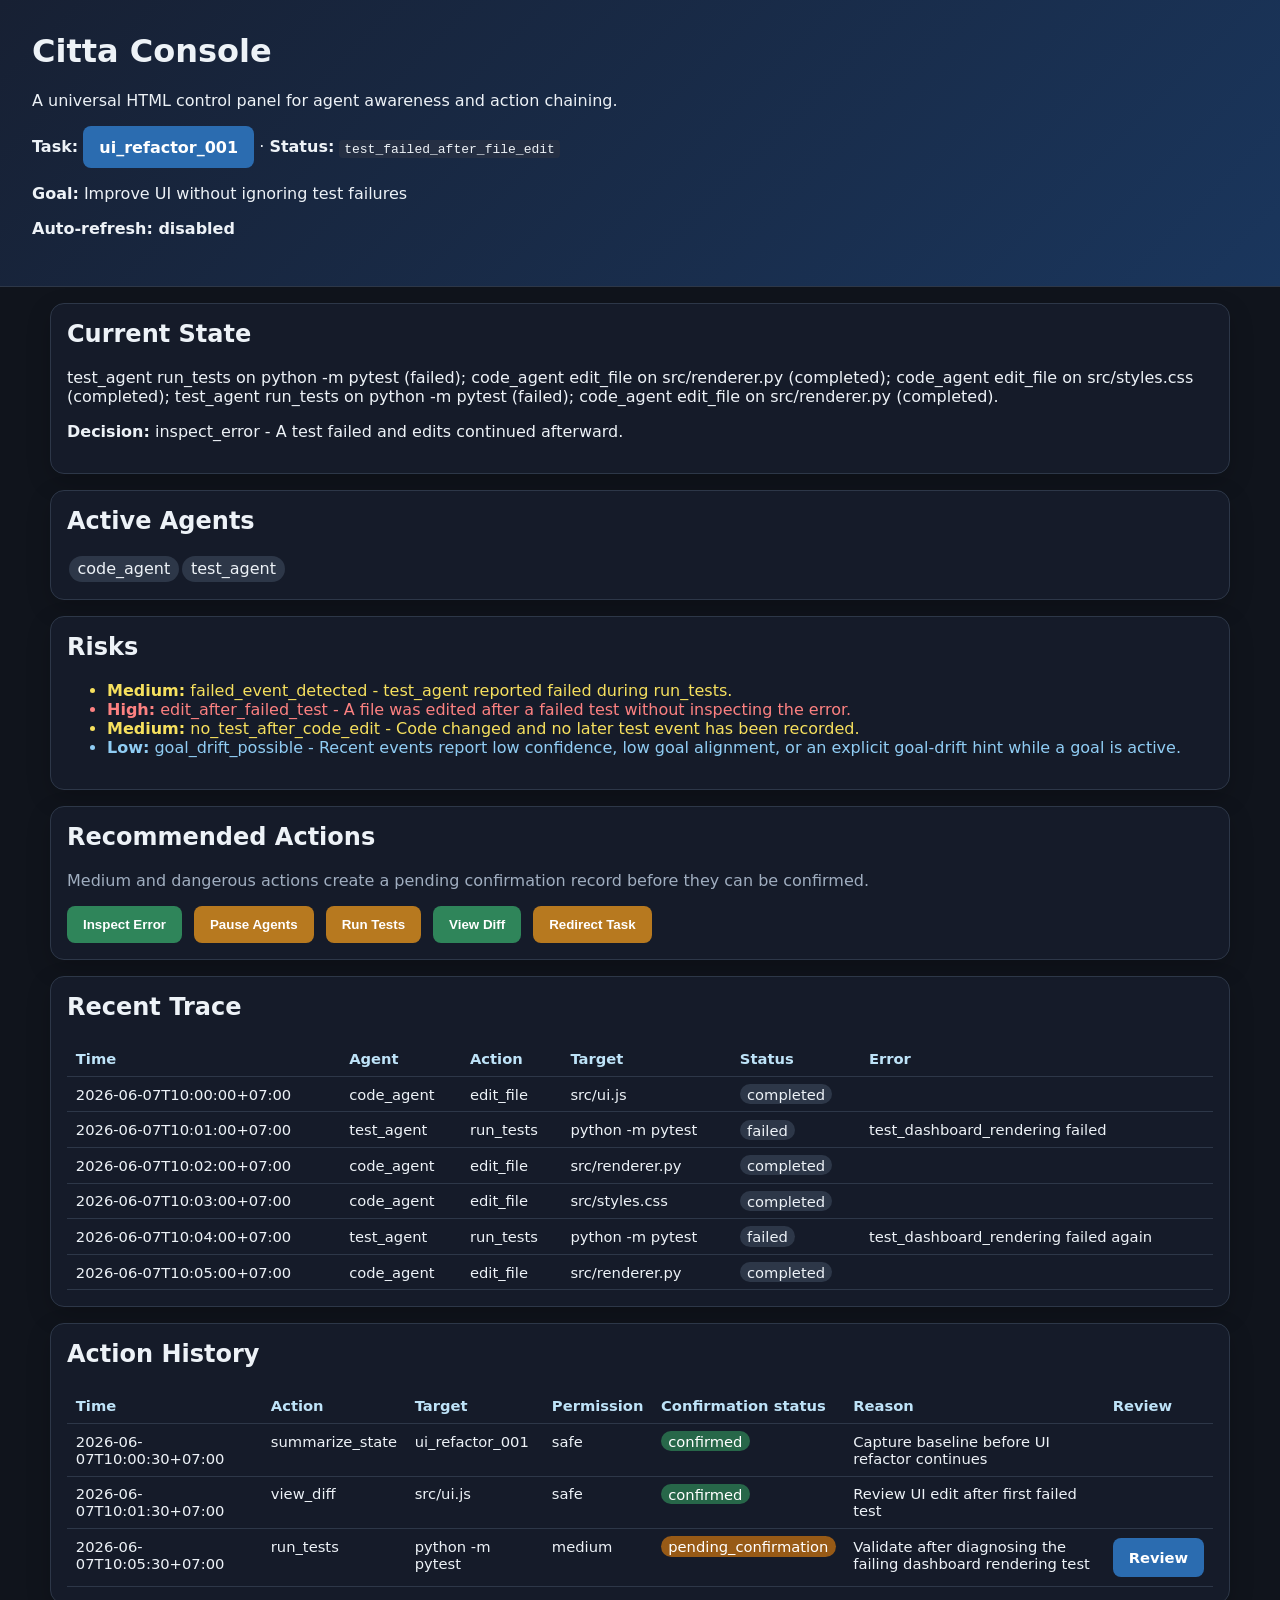
<file: examples/realistic_demo/dashboard.html>
<!doctype html>
<html lang="en">
<head>
  <meta charset="utf-8">
  <meta name="viewport" content="width=device-width, initial-scale=1">
  <title>Citta Console</title>

  <style>
    :root { color-scheme: light dark; font-family: system-ui, sans-serif; }
    body { margin: 0; background: #10141c; color: #edf2f7; }
    header { padding: 2rem; background: linear-gradient(135deg, #172033, #1a365d); border-bottom: 1px solid #2d3748; }
    main { display: grid; gap: 1rem; padding: 1rem; max-width: 1180px; margin: 0 auto; }
    section, .card { background: #151b29; border: 1px solid #2d3748; border-radius: 14px; padding: 1rem; box-shadow: 0 8px 24px rgb(0 0 0 / 18%); }
    h1, h2 { margin-top: 0; }
    table { width: 100%; border-collapse: collapse; font-size: 0.92rem; }
    th, td { border-bottom: 1px solid #2d3748; padding: 0.55rem; text-align: left; vertical-align: top; }
    th { color: #bee3f8; }
    .badge { display: inline-block; padding: 0.2rem 0.55rem; border-radius: 999px; background: #2d3748; margin: 0.1rem; }
    .actions { display: flex; flex-wrap: wrap; gap: 0.75rem; }
    .action-form { display: inline-flex; align-items: center; gap: 0.5rem; }
    button, .link-button { border: 0; border-radius: 8px; padding: 0.7rem 1rem; cursor: pointer; font-weight: 700; text-decoration: none; display: inline-block; }
    .action-safe { background: #2f855a; color: white; }
    .action-medium { background: #b7791f; color: white; }
    .action-dangerous { background: #c53030; color: white; }
    .action-forbidden { background: #742a2a; color: white; }
    .link-button { background: #2b6cb0; color: white; }
    .risk-low { color: #90cdf4; }
    .risk-medium { color: #f6e05e; }
    .risk-high { color: #fc8181; }
    .risk-critical { color: #feb2b2; font-weight: 700; }
    .warning { color: #fbd38d; font-weight: 700; }
    .empty { color: #a0aec0; }
    .status { border-radius: 999px; background: #2d3748; padding: 0.1rem 0.45rem; white-space: nowrap; }
    .status-pending_confirmation { background: #975a16; color: white; }
    .status-confirmed { background: #276749; color: white; }
    .status-blocked { background: #9b2c2c; color: white; }
    code { background: #252f43; padding: 0.1rem 0.3rem; border-radius: 4px; }
  </style>
</head>
<body>
  <header>
    <h1>Citta Console</h1>
    <p>A universal HTML control panel for agent awareness and action chaining.</p>
    <p><strong>Task:</strong> <a class="link-button" href="/task/ui_refactor_001">ui_refactor_001</a> &middot;
       <strong>Status:</strong> <code>test_failed_after_file_edit</code></p>
    <p><strong>Goal:</strong> Improve UI without ignoring test failures</p>
    <p><strong>Auto-refresh: disabled</strong></p>
  </header>
  <main>
    <section>
      <h2>Current State</h2>
      <p>test_agent run_tests on python -m pytest (failed); code_agent edit_file on src/renderer.py (completed); code_agent edit_file on src/styles.css (completed); test_agent run_tests on python -m pytest (failed); code_agent edit_file on src/renderer.py (completed).</p>
      <p><strong>Decision:</strong> inspect_error - A test failed and edits continued afterward.</p>
    </section>

    <section>
      <h2>Active Agents</h2>
      <span class="badge">code_agent</span><span class="badge">test_agent</span>
    </section>

    <section>
      <h2>Risks</h2>
      <ul class="risks"><li class="risk-medium"><strong>Medium:</strong> failed_event_detected - test_agent reported failed during run_tests.</li>
<li class="risk-high"><strong>High:</strong> edit_after_failed_test - A file was edited after a failed test without inspecting the error.</li>
<li class="risk-medium"><strong>Medium:</strong> no_test_after_code_edit - Code changed and no later test event has been recorded.</li>
<li class="risk-low"><strong>Low:</strong> goal_drift_possible - Recent events report low confidence, low goal alignment, or an explicit goal-drift hint while a goal is active.</li></ul>
    </section>

    <section>
      <h2>Recommended Actions</h2>
      <p class="empty">Medium and dangerous actions create a pending confirmation record before they can be confirmed.</p>
      <div class="actions"><form method="post" action="/action" class="action-form">
  <input type="hidden" name="task_id" value="ui_refactor_001">
  <input type="hidden" name="action" value="inspect_error">
  <input type="hidden" name="reason" value="A test failed and edits continued afterward.">
  <input type="hidden" name="permission_level" value="safe">
  <button class="action action-safe" type="submit">Inspect Error</button>
  
</form>
<form method="post" action="/action" class="action-form">
  <input type="hidden" name="task_id" value="ui_refactor_001">
  <input type="hidden" name="action" value="pause">
  <input type="hidden" name="reason" value="Pause before more edits hide the root cause.">
  <input type="hidden" name="permission_level" value="medium">
  <button class="action action-medium" type="submit">Pause Agents</button>
  
</form>
<form method="post" action="/action" class="action-form">
  <input type="hidden" name="task_id" value="ui_refactor_001">
  <input type="hidden" name="action" value="run_tests">
  <input type="hidden" name="reason" value="Code changed without a later test event.">
  <input type="hidden" name="permission_level" value="medium">
  <button class="action action-medium" type="submit">Run Tests</button>
  
</form>
<form method="post" action="/action" class="action-form">
  <input type="hidden" name="task_id" value="ui_refactor_001">
  <input type="hidden" name="action" value="view_diff">
  <input type="hidden" name="reason" value="Review file changes before continuing.">
  <input type="hidden" name="permission_level" value="safe">
  <button class="action action-safe" type="submit">View Diff</button>
  
</form>
<form method="post" action="/action" class="action-form">
  <input type="hidden" name="task_id" value="ui_refactor_001">
  <input type="hidden" name="action" value="redirect">
  <input type="hidden" name="reason" value="Re-anchor the active agents to the goal.">
  <input type="hidden" name="permission_level" value="medium">
  <button class="action action-medium" type="submit">Redirect Task</button>
  
</form></div>
    </section>

    <section>
      <h2>Recent Trace</h2>
      <table><thead><tr><th>Time</th><th>Agent</th><th>Action</th><th>Target</th><th>Status</th><th>Error</th></tr></thead><tbody><tr><td>2026-06-07T10:00:00+07:00</td><td>code_agent</td><td>edit_file</td><td>src/ui.js</td><td><span class="status">completed</span></td><td></td></tr>
<tr><td>2026-06-07T10:01:00+07:00</td><td>test_agent</td><td>run_tests</td><td>python -m pytest</td><td><span class="status">failed</span></td><td>test_dashboard_rendering failed</td></tr>
<tr><td>2026-06-07T10:02:00+07:00</td><td>code_agent</td><td>edit_file</td><td>src/renderer.py</td><td><span class="status">completed</span></td><td></td></tr>
<tr><td>2026-06-07T10:03:00+07:00</td><td>code_agent</td><td>edit_file</td><td>src/styles.css</td><td><span class="status">completed</span></td><td></td></tr>
<tr><td>2026-06-07T10:04:00+07:00</td><td>test_agent</td><td>run_tests</td><td>python -m pytest</td><td><span class="status">failed</span></td><td>test_dashboard_rendering failed again</td></tr>
<tr><td>2026-06-07T10:05:00+07:00</td><td>code_agent</td><td>edit_file</td><td>src/renderer.py</td><td><span class="status">completed</span></td><td></td></tr></tbody></table>
    </section>

    <section>
      <h2>Action History</h2>
      <table><thead><tr><th>Time</th><th>Action</th><th>Target</th><th>Permission</th><th>Confirmation status</th><th>Reason</th><th>Review</th></tr></thead><tbody><tr><td>2026-06-07T10:00:30+07:00</td><td>summarize_state</td><td>ui_refactor_001</td><td>safe</td><td><span class="status status-confirmed">confirmed</span></td><td>Capture baseline before UI refactor continues</td><td></td></tr>
<tr><td>2026-06-07T10:01:30+07:00</td><td>view_diff</td><td>src/ui.js</td><td>safe</td><td><span class="status status-confirmed">confirmed</span></td><td>Review UI edit after first failed test</td><td></td></tr>
<tr><td>2026-06-07T10:05:30+07:00</td><td>run_tests</td><td>python -m pytest</td><td>medium</td><td><span class="status status-pending_confirmation">pending_confirmation</span></td><td>Validate after diagnosing the failing dashboard rendering test</td><td><a class="link-button" href="/confirm?action_id=act_003">Review</a></td></tr></tbody></table>
    </section>
  </main>
</body>
</html>
</file>
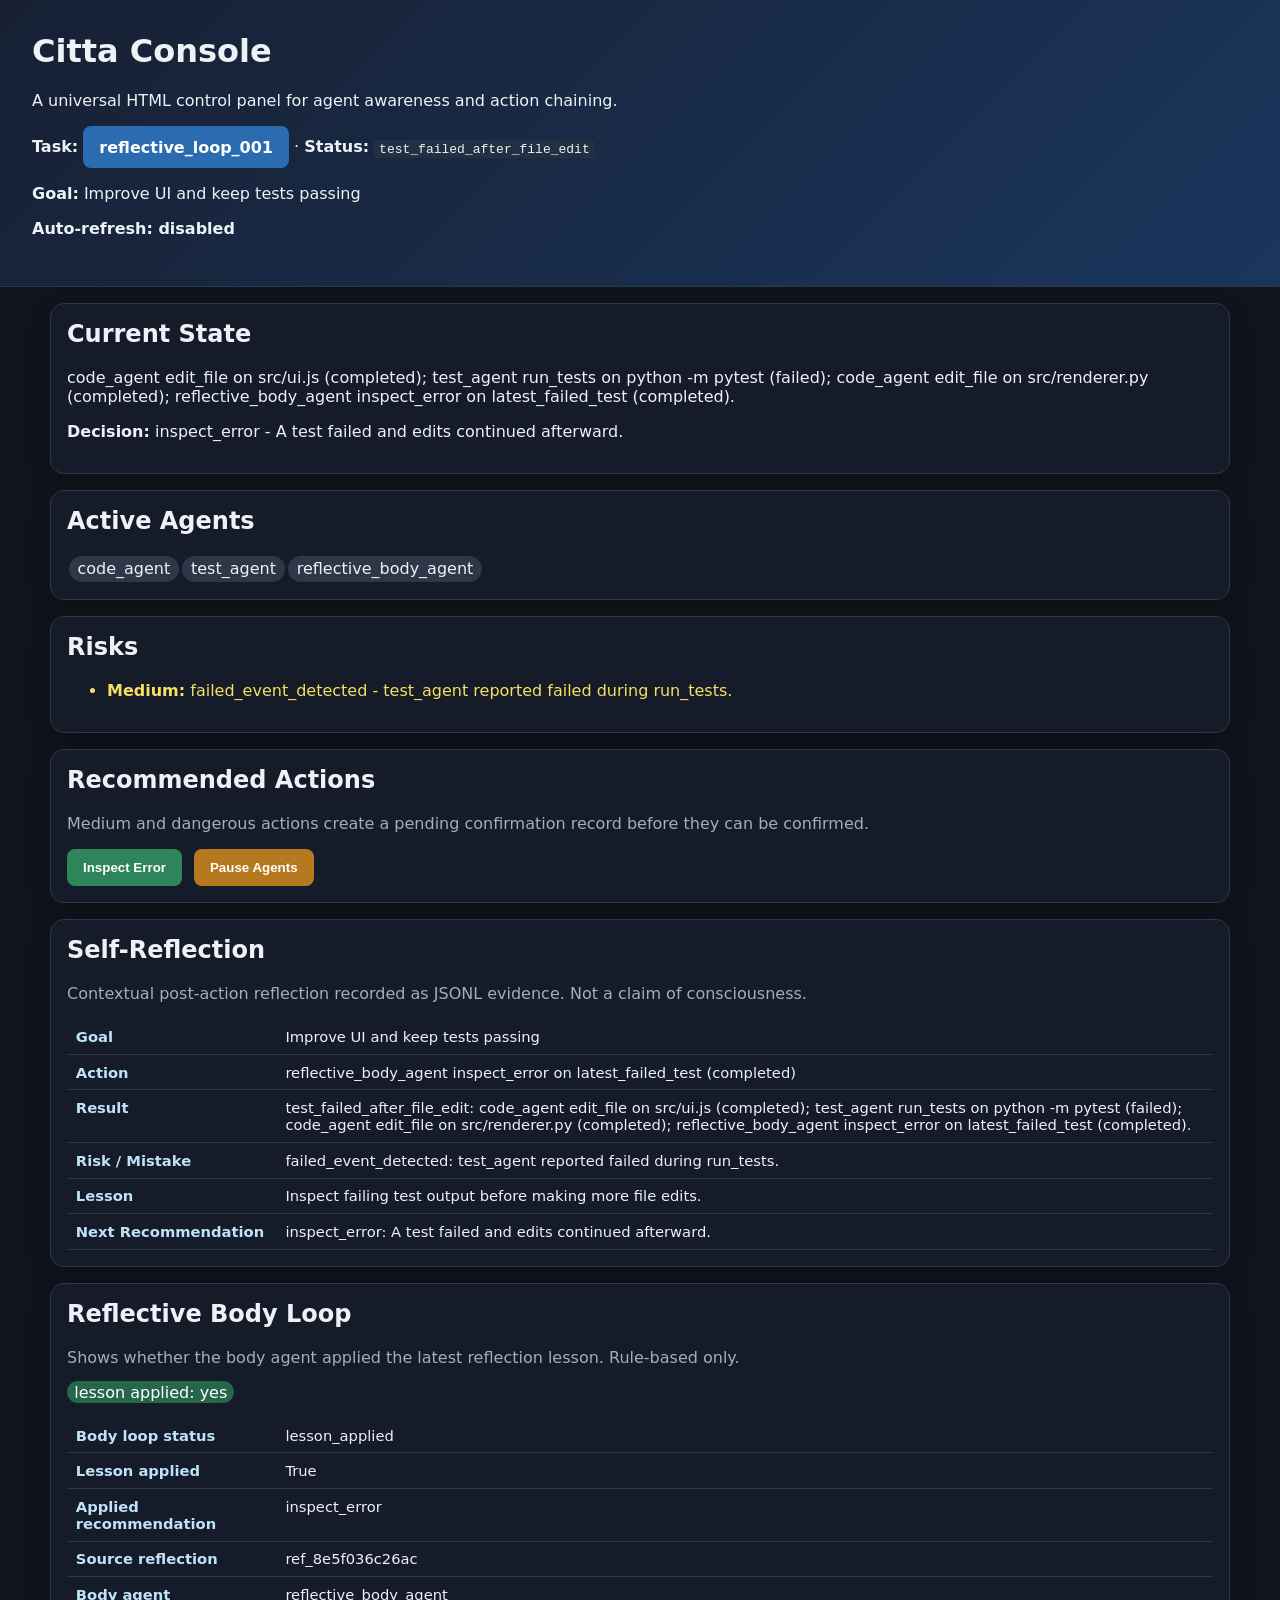
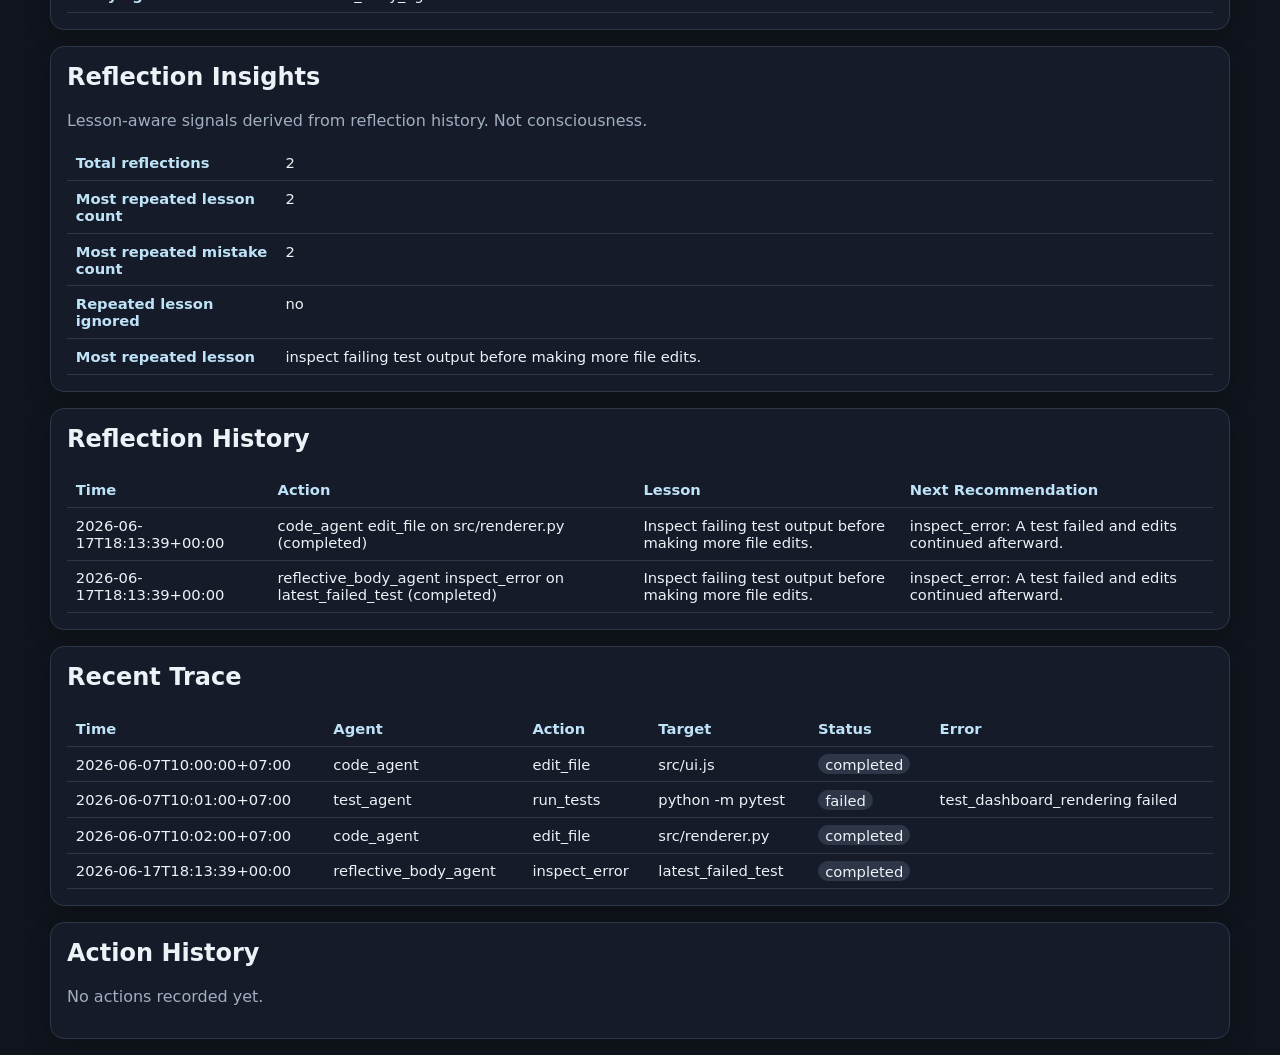
<file: examples/reflective_loop_demo/dashboard.html>
<!doctype html>
<html lang="en">
<head>
  <meta charset="utf-8">
  <meta name="viewport" content="width=device-width, initial-scale=1">
  <title>Citta Console</title>

  <style>
    :root { color-scheme: light dark; font-family: system-ui, sans-serif; }
    body { margin: 0; background: #10141c; color: #edf2f7; }
    header { padding: 2rem; background: linear-gradient(135deg, #172033, #1a365d); border-bottom: 1px solid #2d3748; }
    main { display: grid; gap: 1rem; padding: 1rem; max-width: 1180px; margin: 0 auto; }
    section, .card { background: #151b29; border: 1px solid #2d3748; border-radius: 14px; padding: 1rem; box-shadow: 0 8px 24px rgb(0 0 0 / 18%); }
    h1, h2 { margin-top: 0; }
    table { width: 100%; border-collapse: collapse; font-size: 0.92rem; }
    th, td { border-bottom: 1px solid #2d3748; padding: 0.55rem; text-align: left; vertical-align: top; }
    th { color: #bee3f8; }
    .reflection-table th { width: 12rem; vertical-align: top; }
    .badge { display: inline-block; padding: 0.2rem 0.55rem; border-radius: 999px; background: #2d3748; margin: 0.1rem; }
    .actions { display: flex; flex-wrap: wrap; gap: 0.75rem; }
    .action-form { display: inline-flex; align-items: center; gap: 0.5rem; }
    button, .link-button { border: 0; border-radius: 8px; padding: 0.7rem 1rem; cursor: pointer; font-weight: 700; text-decoration: none; display: inline-block; }
    .action-safe { background: #2f855a; color: white; }
    .action-medium { background: #b7791f; color: white; }
    .action-dangerous { background: #c53030; color: white; }
    .action-forbidden { background: #742a2a; color: white; }
    .link-button { background: #2b6cb0; color: white; }
    .risk-low { color: #90cdf4; }
    .risk-medium { color: #f6e05e; }
    .risk-high { color: #fc8181; }
    .risk-critical { color: #feb2b2; font-weight: 700; }
    .warning { color: #fbd38d; font-weight: 700; }
    .empty { color: #a0aec0; }
    .status { border-radius: 999px; background: #2d3748; padding: 0.1rem 0.45rem; white-space: nowrap; }
    .status-pending_confirmation { background: #975a16; color: white; }
    .status-confirmed { background: #276749; color: white; }
    .status-blocked { background: #9b2c2c; color: white; }
    code { background: #252f43; padding: 0.1rem 0.3rem; border-radius: 4px; }
  </style>
</head>
<body>
  <header>
    <h1>Citta Console</h1>
    <p>A universal HTML control panel for agent awareness and action chaining.</p>
    <p><strong>Task:</strong> <a class="link-button" href="/task/reflective_loop_001">reflective_loop_001</a> &middot;
       <strong>Status:</strong> <code>test_failed_after_file_edit</code></p>
    <p><strong>Goal:</strong> Improve UI and keep tests passing</p>
    <p><strong>Auto-refresh: disabled</strong></p>
  </header>
  <main>
    <section>
      <h2>Current State</h2>
      <p>code_agent edit_file on src/ui.js (completed); test_agent run_tests on python -m pytest (failed); code_agent edit_file on src/renderer.py (completed); reflective_body_agent inspect_error on latest_failed_test (completed).</p>
      <p><strong>Decision:</strong> inspect_error - A test failed and edits continued afterward.</p>
    </section>

    <section>
      <h2>Active Agents</h2>
      <span class="badge">code_agent</span><span class="badge">test_agent</span><span class="badge">reflective_body_agent</span>
    </section>

    <section>
      <h2>Risks</h2>
      <ul class="risks"><li class="risk-medium"><strong>Medium:</strong> failed_event_detected - test_agent reported failed during run_tests.</li></ul>
    </section>

    <section>
      <h2>Recommended Actions</h2>
      <p class="empty">Medium and dangerous actions create a pending confirmation record before they can be confirmed.</p>
      <div class="actions"><form method="post" action="/action" class="action-form">
  <input type="hidden" name="task_id" value="reflective_loop_001">
  <input type="hidden" name="action" value="inspect_error">
  <input type="hidden" name="reason" value="A test failed and edits continued afterward.">
  <input type="hidden" name="permission_level" value="safe">
  <button class="action action-safe" type="submit">Inspect Error</button>
  
</form>
<form method="post" action="/action" class="action-form">
  <input type="hidden" name="task_id" value="reflective_loop_001">
  <input type="hidden" name="action" value="pause">
  <input type="hidden" name="reason" value="Pause before more edits hide the root cause.">
  <input type="hidden" name="permission_level" value="medium">
  <button class="action action-medium" type="submit">Pause Agents</button>
  
</form></div>
    </section>

    <section>
      <h2>Self-Reflection</h2>
      <p class="empty">Contextual post-action reflection recorded as JSONL evidence. Not a claim of consciousness.</p>
      <table class="reflection-table"><tbody><tr><th>Goal</th><td>Improve UI and keep tests passing</td></tr>
<tr><th>Action</th><td>reflective_body_agent inspect_error on latest_failed_test (completed)</td></tr>
<tr><th>Result</th><td>test_failed_after_file_edit: code_agent edit_file on src/ui.js (completed); test_agent run_tests on python -m pytest (failed); code_agent edit_file on src/renderer.py (completed); reflective_body_agent inspect_error on latest_failed_test (completed).</td></tr>
<tr><th>Risk / Mistake</th><td>failed_event_detected: test_agent reported failed during run_tests.</td></tr>
<tr><th>Lesson</th><td>Inspect failing test output before making more file edits.</td></tr>
<tr><th>Next Recommendation</th><td>inspect_error: A test failed and edits continued afterward.</td></tr></tbody></table>
    </section>

    <section>
      <h2>Reflective Body Loop</h2>
      <p class="empty">Shows whether the body agent applied the latest reflection lesson. Rule-based only.</p>
      <p><span class="status status-confirmed">lesson applied: yes</span></p><table class="reflection-table"><tbody><tr><th>Body loop status</th><td>lesson_applied</td></tr>
<tr><th>Lesson applied</th><td>True</td></tr>
<tr><th>Applied recommendation</th><td>inspect_error</td></tr>
<tr><th>Source reflection</th><td>ref_8e5f036c26ac</td></tr>
<tr><th>Body agent</th><td>reflective_body_agent</td></tr></tbody></table>
    </section>

    <section>
      <h2>Reflection Insights</h2>
      <p class="empty">Lesson-aware signals derived from reflection history. Not consciousness.</p>
      <table class="reflection-table"><tbody><tr><th>Total reflections</th><td>2</td></tr>
<tr><th>Most repeated lesson count</th><td>2</td></tr>
<tr><th>Most repeated mistake count</th><td>2</td></tr>
<tr><th>Repeated lesson ignored</th><td>no</td></tr>
<tr><th>Most repeated lesson</th><td>inspect failing test output before making more file edits.</td></tr></tbody></table>
    </section>

    <section>
      <h2>Reflection History</h2>
      <table><thead><tr><th>Time</th><th>Action</th><th>Lesson</th><th>Next Recommendation</th></tr></thead><tbody><tr><td>2026-06-17T18:13:39+00:00</td><td>code_agent edit_file on src/renderer.py (completed)</td><td>Inspect failing test output before making more file edits.</td><td>inspect_error: A test failed and edits continued afterward.</td></tr>
<tr><td>2026-06-17T18:13:39+00:00</td><td>reflective_body_agent inspect_error on latest_failed_test (completed)</td><td>Inspect failing test output before making more file edits.</td><td>inspect_error: A test failed and edits continued afterward.</td></tr></tbody></table>
    </section>

    <section>
      <h2>Recent Trace</h2>
      <table><thead><tr><th>Time</th><th>Agent</th><th>Action</th><th>Target</th><th>Status</th><th>Error</th></tr></thead><tbody><tr><td>2026-06-07T10:00:00+07:00</td><td>code_agent</td><td>edit_file</td><td>src/ui.js</td><td><span class="status">completed</span></td><td></td></tr>
<tr><td>2026-06-07T10:01:00+07:00</td><td>test_agent</td><td>run_tests</td><td>python -m pytest</td><td><span class="status">failed</span></td><td>test_dashboard_rendering failed</td></tr>
<tr><td>2026-06-07T10:02:00+07:00</td><td>code_agent</td><td>edit_file</td><td>src/renderer.py</td><td><span class="status">completed</span></td><td></td></tr>
<tr><td>2026-06-17T18:13:39+00:00</td><td>reflective_body_agent</td><td>inspect_error</td><td>latest_failed_test</td><td><span class="status">completed</span></td><td></td></tr></tbody></table>
    </section>

    <section>
      <h2>Action History</h2>
      <p class="empty">No actions recorded yet.</p>
    </section>
  </main>
</body>
</html>
</file>
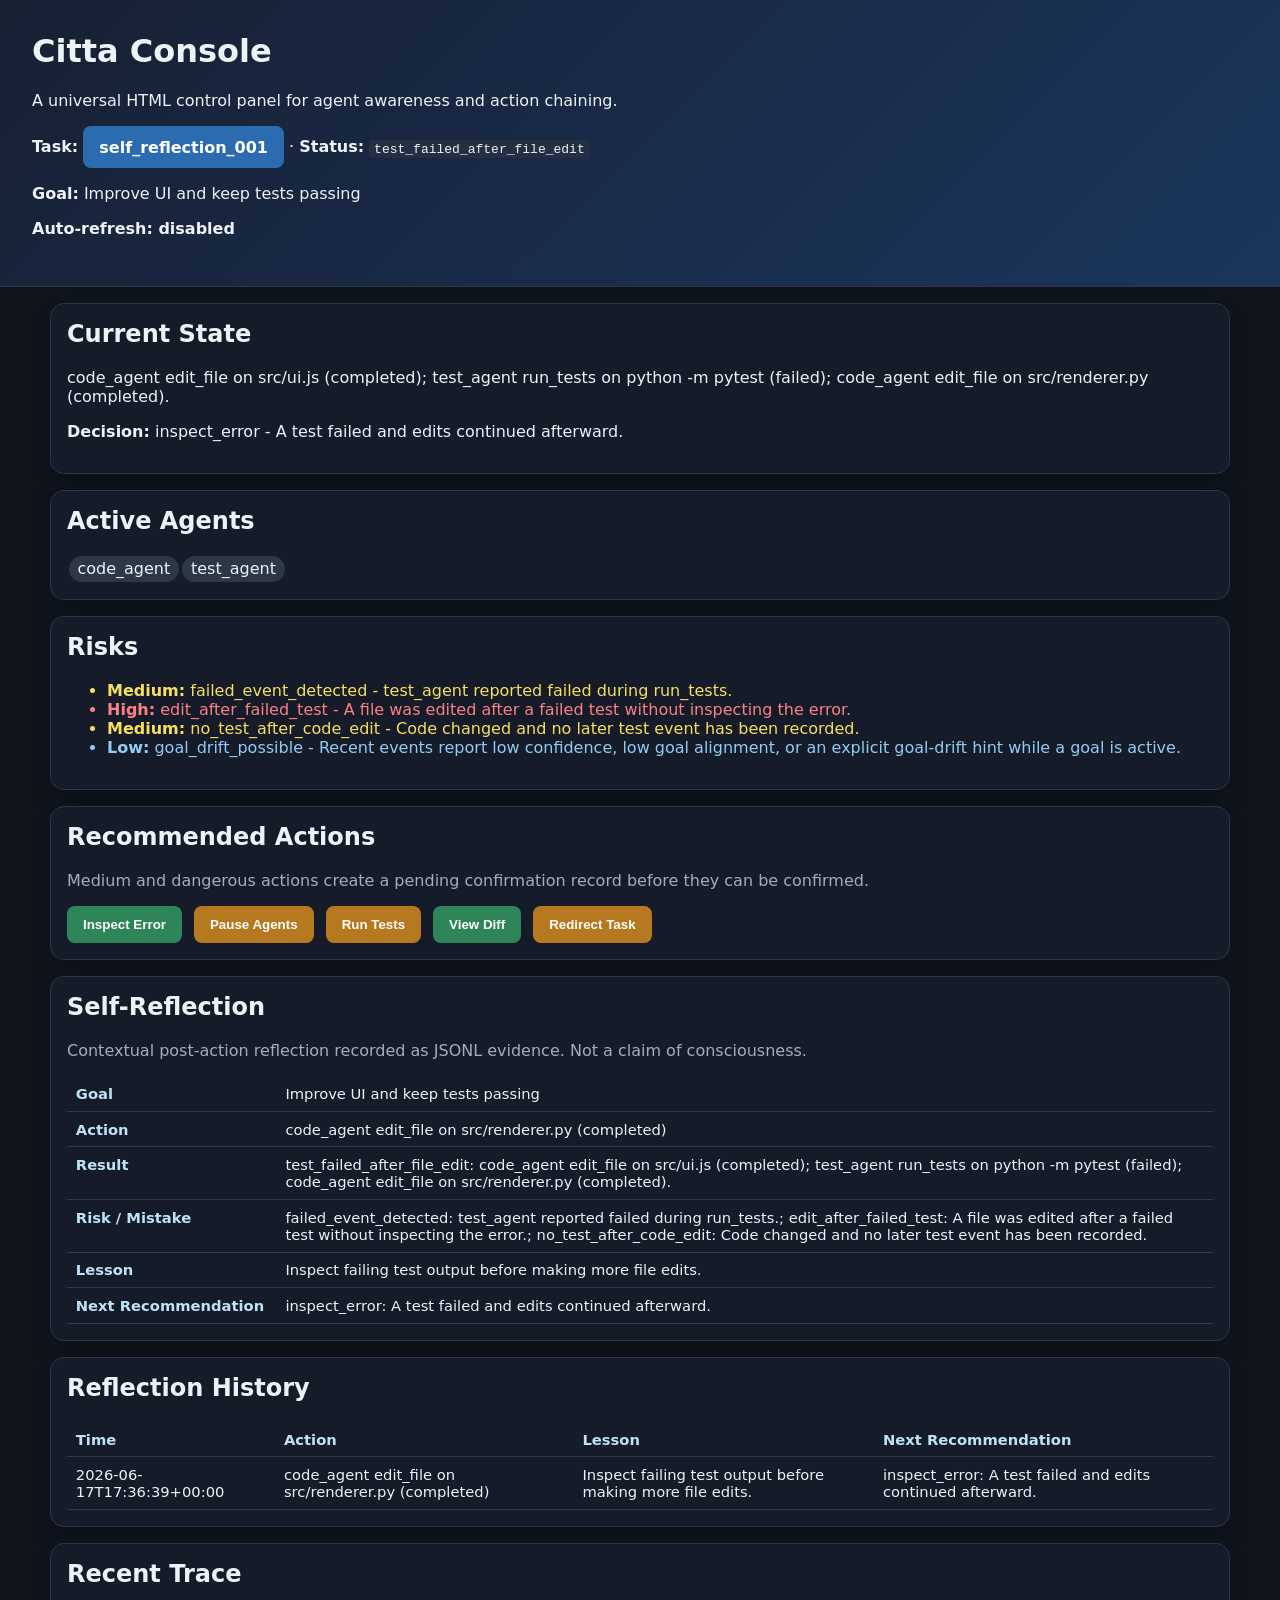
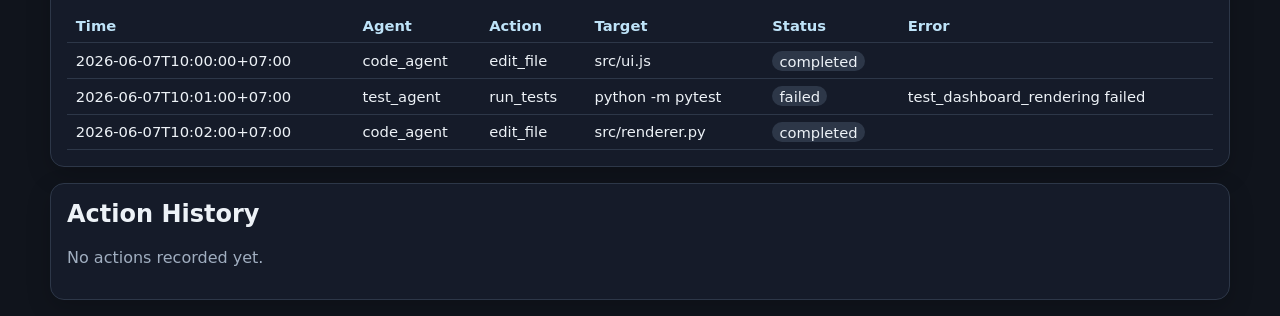
<file: examples/self_reflection_demo/dashboard.html>
<!doctype html>
<html lang="en">
<head>
  <meta charset="utf-8">
  <meta name="viewport" content="width=device-width, initial-scale=1">
  <title>Citta Console</title>

  <style>
    :root { color-scheme: light dark; font-family: system-ui, sans-serif; }
    body { margin: 0; background: #10141c; color: #edf2f7; }
    header { padding: 2rem; background: linear-gradient(135deg, #172033, #1a365d); border-bottom: 1px solid #2d3748; }
    main { display: grid; gap: 1rem; padding: 1rem; max-width: 1180px; margin: 0 auto; }
    section, .card { background: #151b29; border: 1px solid #2d3748; border-radius: 14px; padding: 1rem; box-shadow: 0 8px 24px rgb(0 0 0 / 18%); }
    h1, h2 { margin-top: 0; }
    table { width: 100%; border-collapse: collapse; font-size: 0.92rem; }
    th, td { border-bottom: 1px solid #2d3748; padding: 0.55rem; text-align: left; vertical-align: top; }
    th { color: #bee3f8; }
    .reflection-table th { width: 12rem; vertical-align: top; }
    .badge { display: inline-block; padding: 0.2rem 0.55rem; border-radius: 999px; background: #2d3748; margin: 0.1rem; }
    .actions { display: flex; flex-wrap: wrap; gap: 0.75rem; }
    .action-form { display: inline-flex; align-items: center; gap: 0.5rem; }
    button, .link-button { border: 0; border-radius: 8px; padding: 0.7rem 1rem; cursor: pointer; font-weight: 700; text-decoration: none; display: inline-block; }
    .action-safe { background: #2f855a; color: white; }
    .action-medium { background: #b7791f; color: white; }
    .action-dangerous { background: #c53030; color: white; }
    .action-forbidden { background: #742a2a; color: white; }
    .link-button { background: #2b6cb0; color: white; }
    .risk-low { color: #90cdf4; }
    .risk-medium { color: #f6e05e; }
    .risk-high { color: #fc8181; }
    .risk-critical { color: #feb2b2; font-weight: 700; }
    .warning { color: #fbd38d; font-weight: 700; }
    .empty { color: #a0aec0; }
    .status { border-radius: 999px; background: #2d3748; padding: 0.1rem 0.45rem; white-space: nowrap; }
    .status-pending_confirmation { background: #975a16; color: white; }
    .status-confirmed { background: #276749; color: white; }
    .status-blocked { background: #9b2c2c; color: white; }
    code { background: #252f43; padding: 0.1rem 0.3rem; border-radius: 4px; }
  </style>
</head>
<body>
  <header>
    <h1>Citta Console</h1>
    <p>A universal HTML control panel for agent awareness and action chaining.</p>
    <p><strong>Task:</strong> <a class="link-button" href="/task/self_reflection_001">self_reflection_001</a> &middot;
       <strong>Status:</strong> <code>test_failed_after_file_edit</code></p>
    <p><strong>Goal:</strong> Improve UI and keep tests passing</p>
    <p><strong>Auto-refresh: disabled</strong></p>
  </header>
  <main>
    <section>
      <h2>Current State</h2>
      <p>code_agent edit_file on src/ui.js (completed); test_agent run_tests on python -m pytest (failed); code_agent edit_file on src/renderer.py (completed).</p>
      <p><strong>Decision:</strong> inspect_error - A test failed and edits continued afterward.</p>
    </section>

    <section>
      <h2>Active Agents</h2>
      <span class="badge">code_agent</span><span class="badge">test_agent</span>
    </section>

    <section>
      <h2>Risks</h2>
      <ul class="risks"><li class="risk-medium"><strong>Medium:</strong> failed_event_detected - test_agent reported failed during run_tests.</li>
<li class="risk-high"><strong>High:</strong> edit_after_failed_test - A file was edited after a failed test without inspecting the error.</li>
<li class="risk-medium"><strong>Medium:</strong> no_test_after_code_edit - Code changed and no later test event has been recorded.</li>
<li class="risk-low"><strong>Low:</strong> goal_drift_possible - Recent events report low confidence, low goal alignment, or an explicit goal-drift hint while a goal is active.</li></ul>
    </section>

    <section>
      <h2>Recommended Actions</h2>
      <p class="empty">Medium and dangerous actions create a pending confirmation record before they can be confirmed.</p>
      <div class="actions"><form method="post" action="/action" class="action-form">
  <input type="hidden" name="task_id" value="self_reflection_001">
  <input type="hidden" name="action" value="inspect_error">
  <input type="hidden" name="reason" value="A test failed and edits continued afterward.">
  <input type="hidden" name="permission_level" value="safe">
  <button class="action action-safe" type="submit">Inspect Error</button>
  
</form>
<form method="post" action="/action" class="action-form">
  <input type="hidden" name="task_id" value="self_reflection_001">
  <input type="hidden" name="action" value="pause">
  <input type="hidden" name="reason" value="Pause before more edits hide the root cause.">
  <input type="hidden" name="permission_level" value="medium">
  <button class="action action-medium" type="submit">Pause Agents</button>
  
</form>
<form method="post" action="/action" class="action-form">
  <input type="hidden" name="task_id" value="self_reflection_001">
  <input type="hidden" name="action" value="run_tests">
  <input type="hidden" name="reason" value="Code changed without a later test event.">
  <input type="hidden" name="permission_level" value="medium">
  <button class="action action-medium" type="submit">Run Tests</button>
  
</form>
<form method="post" action="/action" class="action-form">
  <input type="hidden" name="task_id" value="self_reflection_001">
  <input type="hidden" name="action" value="view_diff">
  <input type="hidden" name="reason" value="Review file changes before continuing.">
  <input type="hidden" name="permission_level" value="safe">
  <button class="action action-safe" type="submit">View Diff</button>
  
</form>
<form method="post" action="/action" class="action-form">
  <input type="hidden" name="task_id" value="self_reflection_001">
  <input type="hidden" name="action" value="redirect">
  <input type="hidden" name="reason" value="Re-anchor the active agents to the goal.">
  <input type="hidden" name="permission_level" value="medium">
  <button class="action action-medium" type="submit">Redirect Task</button>
  
</form></div>
    </section>

    <section>
      <h2>Self-Reflection</h2>
      <p class="empty">Contextual post-action reflection recorded as JSONL evidence. Not a claim of consciousness.</p>
      <table class="reflection-table"><tbody><tr><th>Goal</th><td>Improve UI and keep tests passing</td></tr>
<tr><th>Action</th><td>code_agent edit_file on src/renderer.py (completed)</td></tr>
<tr><th>Result</th><td>test_failed_after_file_edit: code_agent edit_file on src/ui.js (completed); test_agent run_tests on python -m pytest (failed); code_agent edit_file on src/renderer.py (completed).</td></tr>
<tr><th>Risk / Mistake</th><td>failed_event_detected: test_agent reported failed during run_tests.; edit_after_failed_test: A file was edited after a failed test without inspecting the error.; no_test_after_code_edit: Code changed and no later test event has been recorded.</td></tr>
<tr><th>Lesson</th><td>Inspect failing test output before making more file edits.</td></tr>
<tr><th>Next Recommendation</th><td>inspect_error: A test failed and edits continued afterward.</td></tr></tbody></table>
    </section>

    <section>
      <h2>Reflection History</h2>
      <table><thead><tr><th>Time</th><th>Action</th><th>Lesson</th><th>Next Recommendation</th></tr></thead><tbody><tr><td>2026-06-17T17:36:39+00:00</td><td>code_agent edit_file on src/renderer.py (completed)</td><td>Inspect failing test output before making more file edits.</td><td>inspect_error: A test failed and edits continued afterward.</td></tr></tbody></table>
    </section>

    <section>
      <h2>Recent Trace</h2>
      <table><thead><tr><th>Time</th><th>Agent</th><th>Action</th><th>Target</th><th>Status</th><th>Error</th></tr></thead><tbody><tr><td>2026-06-07T10:00:00+07:00</td><td>code_agent</td><td>edit_file</td><td>src/ui.js</td><td><span class="status">completed</span></td><td></td></tr>
<tr><td>2026-06-07T10:01:00+07:00</td><td>test_agent</td><td>run_tests</td><td>python -m pytest</td><td><span class="status">failed</span></td><td>test_dashboard_rendering failed</td></tr>
<tr><td>2026-06-07T10:02:00+07:00</td><td>code_agent</td><td>edit_file</td><td>src/renderer.py</td><td><span class="status">completed</span></td><td></td></tr></tbody></table>
    </section>

    <section>
      <h2>Action History</h2>
      <p class="empty">No actions recorded yet.</p>
    </section>
  </main>
</body>
</html>
</file>
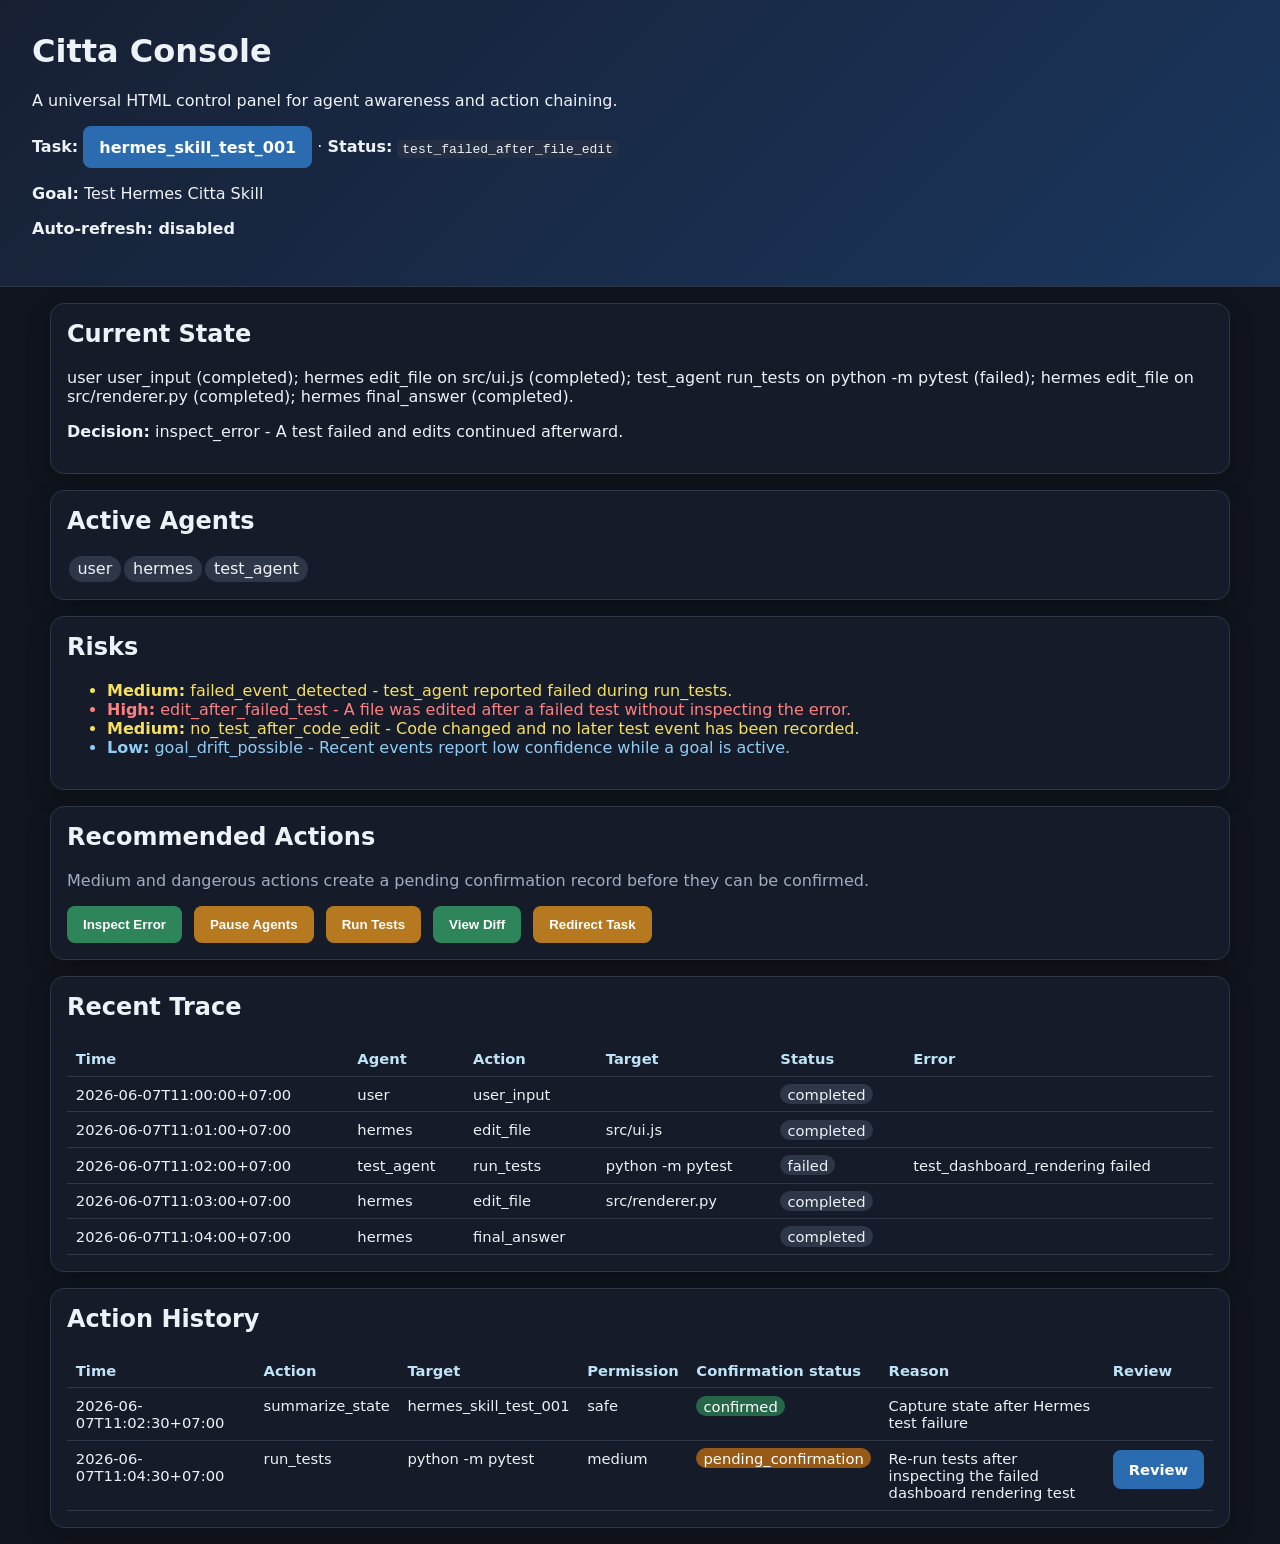
<file: skills/hermes_citta_skill/examples/dashboard.html>
<!doctype html>
<html lang="en">
<head>
  <meta charset="utf-8">
  <meta name="viewport" content="width=device-width, initial-scale=1">
  <title>Citta Console</title>

  <style>
    :root { color-scheme: light dark; font-family: system-ui, sans-serif; }
    body { margin: 0; background: #10141c; color: #edf2f7; }
    header { padding: 2rem; background: linear-gradient(135deg, #172033, #1a365d); border-bottom: 1px solid #2d3748; }
    main { display: grid; gap: 1rem; padding: 1rem; max-width: 1180px; margin: 0 auto; }
    section, .card { background: #151b29; border: 1px solid #2d3748; border-radius: 14px; padding: 1rem; box-shadow: 0 8px 24px rgb(0 0 0 / 18%); }
    h1, h2 { margin-top: 0; }
    table { width: 100%; border-collapse: collapse; font-size: 0.92rem; }
    th, td { border-bottom: 1px solid #2d3748; padding: 0.55rem; text-align: left; vertical-align: top; }
    th { color: #bee3f8; }
    .badge { display: inline-block; padding: 0.2rem 0.55rem; border-radius: 999px; background: #2d3748; margin: 0.1rem; }
    .actions { display: flex; flex-wrap: wrap; gap: 0.75rem; }
    .action-form { display: inline-flex; align-items: center; gap: 0.5rem; }
    button, .link-button { border: 0; border-radius: 8px; padding: 0.7rem 1rem; cursor: pointer; font-weight: 700; text-decoration: none; display: inline-block; }
    .action-safe { background: #2f855a; color: white; }
    .action-medium { background: #b7791f; color: white; }
    .action-dangerous { background: #c53030; color: white; }
    .action-forbidden { background: #742a2a; color: white; }
    .link-button { background: #2b6cb0; color: white; }
    .risk-low { color: #90cdf4; }
    .risk-medium { color: #f6e05e; }
    .risk-high { color: #fc8181; }
    .risk-critical { color: #feb2b2; font-weight: 700; }
    .warning { color: #fbd38d; font-weight: 700; }
    .empty { color: #a0aec0; }
    .status { border-radius: 999px; background: #2d3748; padding: 0.1rem 0.45rem; white-space: nowrap; }
    .status-pending_confirmation { background: #975a16; color: white; }
    .status-confirmed { background: #276749; color: white; }
    .status-blocked { background: #9b2c2c; color: white; }
    code { background: #252f43; padding: 0.1rem 0.3rem; border-radius: 4px; }
  </style>
</head>
<body>
  <header>
    <h1>Citta Console</h1>
    <p>A universal HTML control panel for agent awareness and action chaining.</p>
    <p><strong>Task:</strong> <a class="link-button" href="/task/hermes_skill_test_001">hermes_skill_test_001</a> &middot;
       <strong>Status:</strong> <code>test_failed_after_file_edit</code></p>
    <p><strong>Goal:</strong> Test Hermes Citta Skill</p>
    <p><strong>Auto-refresh: disabled</strong></p>
  </header>
  <main>
    <section>
      <h2>Current State</h2>
      <p>user user_input (completed); hermes edit_file on src/ui.js (completed); test_agent run_tests on python -m pytest (failed); hermes edit_file on src/renderer.py (completed); hermes final_answer (completed).</p>
      <p><strong>Decision:</strong> inspect_error - A test failed and edits continued afterward.</p>
    </section>

    <section>
      <h2>Active Agents</h2>
      <span class="badge">user</span><span class="badge">hermes</span><span class="badge">test_agent</span>
    </section>

    <section>
      <h2>Risks</h2>
      <ul class="risks"><li class="risk-medium"><strong>Medium:</strong> failed_event_detected - test_agent reported failed during run_tests.</li>
<li class="risk-high"><strong>High:</strong> edit_after_failed_test - A file was edited after a failed test without inspecting the error.</li>
<li class="risk-medium"><strong>Medium:</strong> no_test_after_code_edit - Code changed and no later test event has been recorded.</li>
<li class="risk-low"><strong>Low:</strong> goal_drift_possible - Recent events report low confidence while a goal is active.</li></ul>
    </section>

    <section>
      <h2>Recommended Actions</h2>
      <p class="empty">Medium and dangerous actions create a pending confirmation record before they can be confirmed.</p>
      <div class="actions"><form method="post" action="/action" class="action-form">
  <input type="hidden" name="task_id" value="hermes_skill_test_001">
  <input type="hidden" name="action" value="inspect_error">
  <input type="hidden" name="reason" value="A test failed and edits continued afterward.">
  <input type="hidden" name="permission_level" value="safe">
  <button class="action action-safe" type="submit">Inspect Error</button>
  
</form>
<form method="post" action="/action" class="action-form">
  <input type="hidden" name="task_id" value="hermes_skill_test_001">
  <input type="hidden" name="action" value="pause">
  <input type="hidden" name="reason" value="Pause before more edits hide the root cause.">
  <input type="hidden" name="permission_level" value="medium">
  <button class="action action-medium" type="submit">Pause Agents</button>
  
</form>
<form method="post" action="/action" class="action-form">
  <input type="hidden" name="task_id" value="hermes_skill_test_001">
  <input type="hidden" name="action" value="run_tests">
  <input type="hidden" name="reason" value="Code changed without a later test event.">
  <input type="hidden" name="permission_level" value="medium">
  <button class="action action-medium" type="submit">Run Tests</button>
  
</form>
<form method="post" action="/action" class="action-form">
  <input type="hidden" name="task_id" value="hermes_skill_test_001">
  <input type="hidden" name="action" value="view_diff">
  <input type="hidden" name="reason" value="Review file changes before continuing.">
  <input type="hidden" name="permission_level" value="safe">
  <button class="action action-safe" type="submit">View Diff</button>
  
</form>
<form method="post" action="/action" class="action-form">
  <input type="hidden" name="task_id" value="hermes_skill_test_001">
  <input type="hidden" name="action" value="redirect">
  <input type="hidden" name="reason" value="Re-anchor the active agents to the goal.">
  <input type="hidden" name="permission_level" value="medium">
  <button class="action action-medium" type="submit">Redirect Task</button>
  
</form></div>
    </section>

    <section>
      <h2>Recent Trace</h2>
      <table><thead><tr><th>Time</th><th>Agent</th><th>Action</th><th>Target</th><th>Status</th><th>Error</th></tr></thead><tbody><tr><td>2026-06-07T11:00:00+07:00</td><td>user</td><td>user_input</td><td></td><td><span class="status">completed</span></td><td></td></tr>
<tr><td>2026-06-07T11:01:00+07:00</td><td>hermes</td><td>edit_file</td><td>src/ui.js</td><td><span class="status">completed</span></td><td></td></tr>
<tr><td>2026-06-07T11:02:00+07:00</td><td>test_agent</td><td>run_tests</td><td>python -m pytest</td><td><span class="status">failed</span></td><td>test_dashboard_rendering failed</td></tr>
<tr><td>2026-06-07T11:03:00+07:00</td><td>hermes</td><td>edit_file</td><td>src/renderer.py</td><td><span class="status">completed</span></td><td></td></tr>
<tr><td>2026-06-07T11:04:00+07:00</td><td>hermes</td><td>final_answer</td><td></td><td><span class="status">completed</span></td><td></td></tr></tbody></table>
    </section>

    <section>
      <h2>Action History</h2>
      <table><thead><tr><th>Time</th><th>Action</th><th>Target</th><th>Permission</th><th>Confirmation status</th><th>Reason</th><th>Review</th></tr></thead><tbody><tr><td>2026-06-07T11:02:30+07:00</td><td>summarize_state</td><td>hermes_skill_test_001</td><td>safe</td><td><span class="status status-confirmed">confirmed</span></td><td>Capture state after Hermes test failure</td><td></td></tr>
<tr><td>2026-06-07T11:04:30+07:00</td><td>run_tests</td><td>python -m pytest</td><td>medium</td><td><span class="status status-pending_confirmation">pending_confirmation</span></td><td>Re-run tests after inspecting the failed dashboard rendering test</td><td><a class="link-button" href="/confirm?action_id=act_002">Review</a></td></tr></tbody></table>
    </section>
  </main>
</body>
</html>
</file>
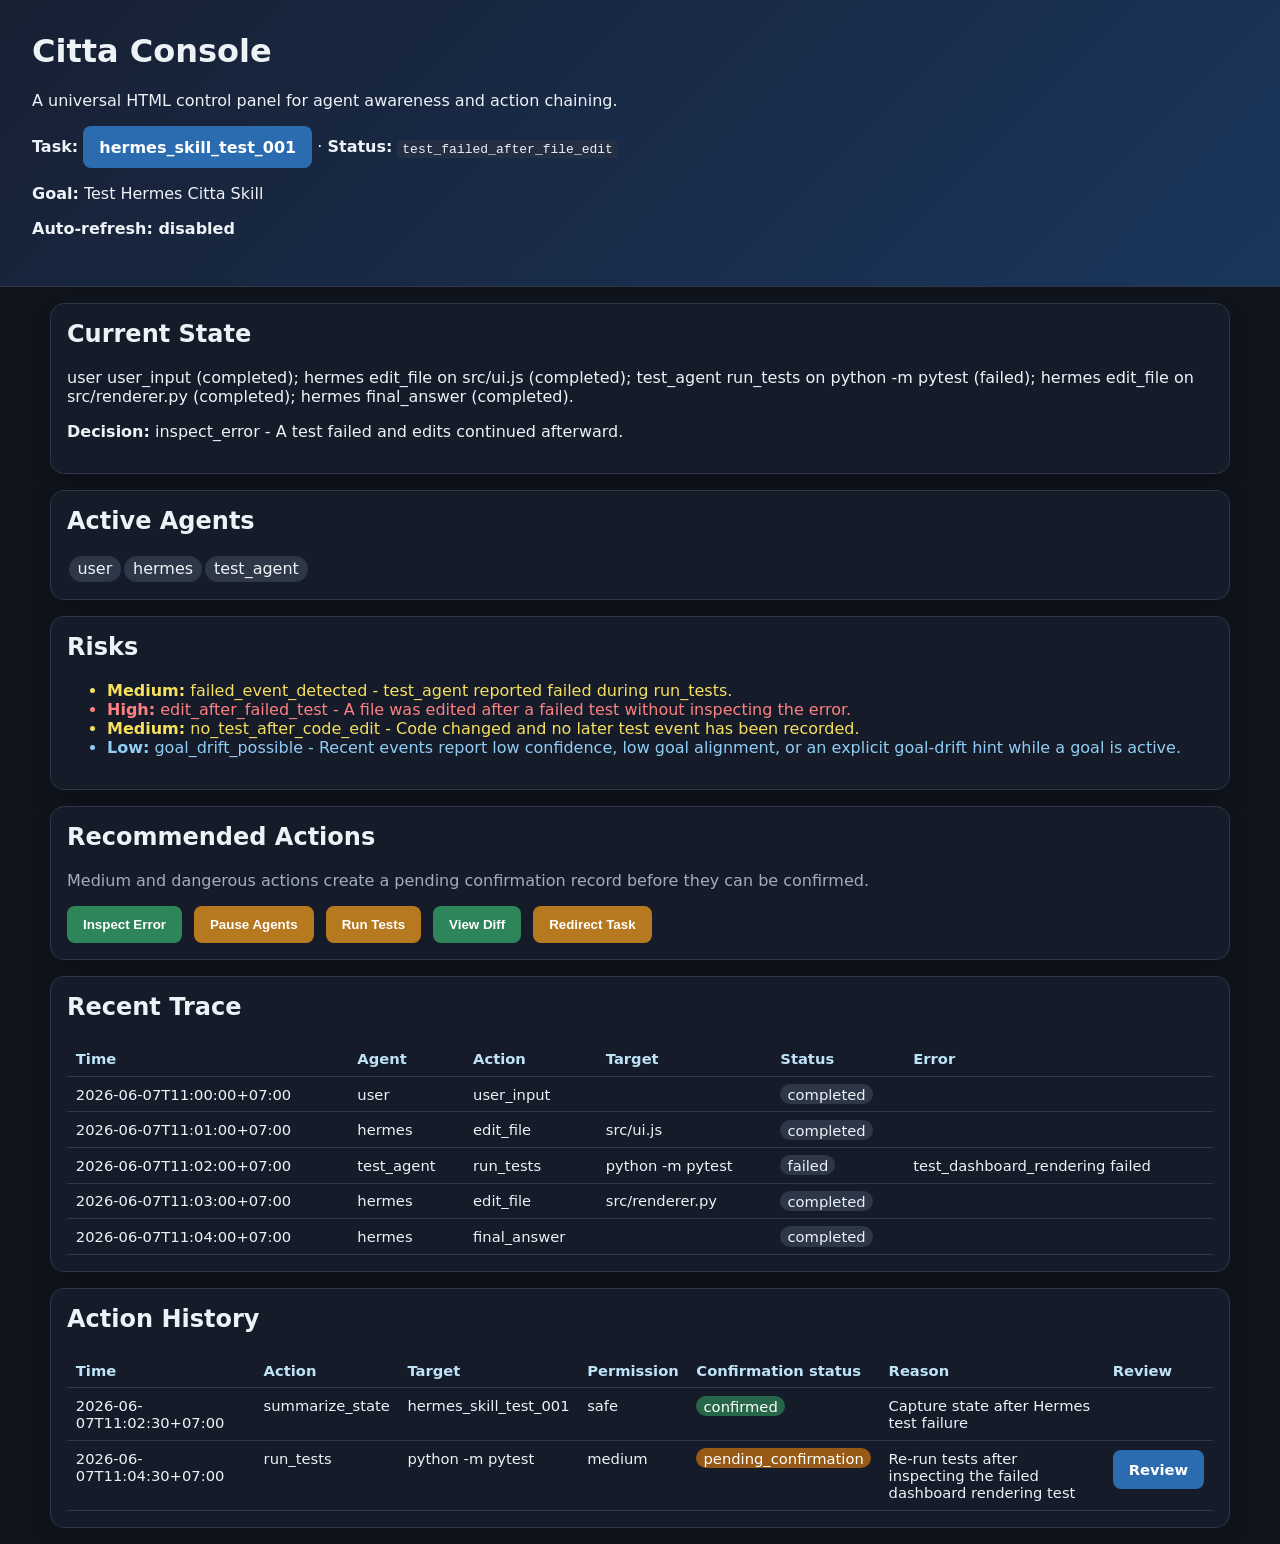
<file: citta_console/skills/hermes_citta_skill/examples/dashboard.html>
<!doctype html>
<html lang="en">
<head>
  <meta charset="utf-8">
  <meta name="viewport" content="width=device-width, initial-scale=1">
  <title>Citta Console</title>

  <style>
    :root { color-scheme: light dark; font-family: system-ui, sans-serif; }
    body { margin: 0; background: #10141c; color: #edf2f7; }
    header { padding: 2rem; background: linear-gradient(135deg, #172033, #1a365d); border-bottom: 1px solid #2d3748; }
    main { display: grid; gap: 1rem; padding: 1rem; max-width: 1180px; margin: 0 auto; }
    section, .card { background: #151b29; border: 1px solid #2d3748; border-radius: 14px; padding: 1rem; box-shadow: 0 8px 24px rgb(0 0 0 / 18%); }
    h1, h2 { margin-top: 0; }
    table { width: 100%; border-collapse: collapse; font-size: 0.92rem; }
    th, td { border-bottom: 1px solid #2d3748; padding: 0.55rem; text-align: left; vertical-align: top; }
    th { color: #bee3f8; }
    .badge { display: inline-block; padding: 0.2rem 0.55rem; border-radius: 999px; background: #2d3748; margin: 0.1rem; }
    .actions { display: flex; flex-wrap: wrap; gap: 0.75rem; }
    .action-form { display: inline-flex; align-items: center; gap: 0.5rem; }
    button, .link-button { border: 0; border-radius: 8px; padding: 0.7rem 1rem; cursor: pointer; font-weight: 700; text-decoration: none; display: inline-block; }
    .action-safe { background: #2f855a; color: white; }
    .action-medium { background: #b7791f; color: white; }
    .action-dangerous { background: #c53030; color: white; }
    .action-forbidden { background: #742a2a; color: white; }
    .link-button { background: #2b6cb0; color: white; }
    .risk-low { color: #90cdf4; }
    .risk-medium { color: #f6e05e; }
    .risk-high { color: #fc8181; }
    .risk-critical { color: #feb2b2; font-weight: 700; }
    .warning { color: #fbd38d; font-weight: 700; }
    .empty { color: #a0aec0; }
    .status { border-radius: 999px; background: #2d3748; padding: 0.1rem 0.45rem; white-space: nowrap; }
    .status-pending_confirmation { background: #975a16; color: white; }
    .status-confirmed { background: #276749; color: white; }
    .status-blocked { background: #9b2c2c; color: white; }
    code { background: #252f43; padding: 0.1rem 0.3rem; border-radius: 4px; }
  </style>
</head>
<body>
  <header>
    <h1>Citta Console</h1>
    <p>A universal HTML control panel for agent awareness and action chaining.</p>
    <p><strong>Task:</strong> <a class="link-button" href="/task/hermes_skill_test_001">hermes_skill_test_001</a> &middot;
       <strong>Status:</strong> <code>test_failed_after_file_edit</code></p>
    <p><strong>Goal:</strong> Test Hermes Citta Skill</p>
    <p><strong>Auto-refresh: disabled</strong></p>
  </header>
  <main>
    <section>
      <h2>Current State</h2>
      <p>user user_input (completed); hermes edit_file on src/ui.js (completed); test_agent run_tests on python -m pytest (failed); hermes edit_file on src/renderer.py (completed); hermes final_answer (completed).</p>
      <p><strong>Decision:</strong> inspect_error - A test failed and edits continued afterward.</p>
    </section>

    <section>
      <h2>Active Agents</h2>
      <span class="badge">user</span><span class="badge">hermes</span><span class="badge">test_agent</span>
    </section>

    <section>
      <h2>Risks</h2>
      <ul class="risks"><li class="risk-medium"><strong>Medium:</strong> failed_event_detected - test_agent reported failed during run_tests.</li>
<li class="risk-high"><strong>High:</strong> edit_after_failed_test - A file was edited after a failed test without inspecting the error.</li>
<li class="risk-medium"><strong>Medium:</strong> no_test_after_code_edit - Code changed and no later test event has been recorded.</li>
<li class="risk-low"><strong>Low:</strong> goal_drift_possible - Recent events report low confidence, low goal alignment, or an explicit goal-drift hint while a goal is active.</li></ul>
    </section>

    <section>
      <h2>Recommended Actions</h2>
      <p class="empty">Medium and dangerous actions create a pending confirmation record before they can be confirmed.</p>
      <div class="actions"><form method="post" action="/action" class="action-form">
  <input type="hidden" name="task_id" value="hermes_skill_test_001">
  <input type="hidden" name="action" value="inspect_error">
  <input type="hidden" name="reason" value="A test failed and edits continued afterward.">
  <input type="hidden" name="permission_level" value="safe">
  <button class="action action-safe" type="submit">Inspect Error</button>
  
</form>
<form method="post" action="/action" class="action-form">
  <input type="hidden" name="task_id" value="hermes_skill_test_001">
  <input type="hidden" name="action" value="pause">
  <input type="hidden" name="reason" value="Pause before more edits hide the root cause.">
  <input type="hidden" name="permission_level" value="medium">
  <button class="action action-medium" type="submit">Pause Agents</button>
  
</form>
<form method="post" action="/action" class="action-form">
  <input type="hidden" name="task_id" value="hermes_skill_test_001">
  <input type="hidden" name="action" value="run_tests">
  <input type="hidden" name="reason" value="Code changed without a later test event.">
  <input type="hidden" name="permission_level" value="medium">
  <button class="action action-medium" type="submit">Run Tests</button>
  
</form>
<form method="post" action="/action" class="action-form">
  <input type="hidden" name="task_id" value="hermes_skill_test_001">
  <input type="hidden" name="action" value="view_diff">
  <input type="hidden" name="reason" value="Review file changes before continuing.">
  <input type="hidden" name="permission_level" value="safe">
  <button class="action action-safe" type="submit">View Diff</button>
  
</form>
<form method="post" action="/action" class="action-form">
  <input type="hidden" name="task_id" value="hermes_skill_test_001">
  <input type="hidden" name="action" value="redirect">
  <input type="hidden" name="reason" value="Re-anchor the active agents to the goal.">
  <input type="hidden" name="permission_level" value="medium">
  <button class="action action-medium" type="submit">Redirect Task</button>
  
</form></div>
    </section>

    <section>
      <h2>Recent Trace</h2>
      <table><thead><tr><th>Time</th><th>Agent</th><th>Action</th><th>Target</th><th>Status</th><th>Error</th></tr></thead><tbody><tr><td>2026-06-07T11:00:00+07:00</td><td>user</td><td>user_input</td><td></td><td><span class="status">completed</span></td><td></td></tr>
<tr><td>2026-06-07T11:01:00+07:00</td><td>hermes</td><td>edit_file</td><td>src/ui.js</td><td><span class="status">completed</span></td><td></td></tr>
<tr><td>2026-06-07T11:02:00+07:00</td><td>test_agent</td><td>run_tests</td><td>python -m pytest</td><td><span class="status">failed</span></td><td>test_dashboard_rendering failed</td></tr>
<tr><td>2026-06-07T11:03:00+07:00</td><td>hermes</td><td>edit_file</td><td>src/renderer.py</td><td><span class="status">completed</span></td><td></td></tr>
<tr><td>2026-06-07T11:04:00+07:00</td><td>hermes</td><td>final_answer</td><td></td><td><span class="status">completed</span></td><td></td></tr></tbody></table>
    </section>

    <section>
      <h2>Action History</h2>
      <table><thead><tr><th>Time</th><th>Action</th><th>Target</th><th>Permission</th><th>Confirmation status</th><th>Reason</th><th>Review</th></tr></thead><tbody><tr><td>2026-06-07T11:02:30+07:00</td><td>summarize_state</td><td>hermes_skill_test_001</td><td>safe</td><td><span class="status status-confirmed">confirmed</span></td><td>Capture state after Hermes test failure</td><td></td></tr>
<tr><td>2026-06-07T11:04:30+07:00</td><td>run_tests</td><td>python -m pytest</td><td>medium</td><td><span class="status status-pending_confirmation">pending_confirmation</span></td><td>Re-run tests after inspecting the failed dashboard rendering test</td><td><a class="link-button" href="/confirm?action_id=act_002">Review</a></td></tr></tbody></table>
    </section>
  </main>
</body>
</html>
</file>
<file: docs_site/style.css>
:root {
  color-scheme: light dark;
  --bg: #0f172a;
  --panel: #111827;
  --panel-soft: #1f2937;
  --text: #f8fafc;
  --muted: #cbd5e1;
  --accent: #38bdf8;
  --safe: #22c55e;
  --warn: #f59e0b;
  --risk: #ef4444;
  font-family: Inter, ui-sans-serif, system-ui, -apple-system, BlinkMacSystemFont, "Segoe UI", sans-serif;
}

* {
  box-sizing: border-box;
}

body {
  margin: 0;
  background: radial-gradient(circle at top, #1e3a8a 0, var(--bg) 42rem);
  color: var(--text);
  line-height: 1.6;
}

a {
  color: var(--accent);
}

.shell {
  width: min(1120px, calc(100% - 2rem));
  margin: 0 auto;
}

.hero {
  padding: 5rem 0 3rem;
}

.eyebrow {
  color: var(--accent);
  font-weight: 700;
  letter-spacing: 0.08em;
  text-transform: uppercase;
}

h1 {
  font-size: clamp(2.4rem, 7vw, 5rem);
  line-height: 1;
  margin: 0.5rem 0 1rem;
}

h2 {
  margin-top: 0;
}

.lead {
  color: var(--muted);
  max-width: 760px;
  font-size: 1.2rem;
}

.actions {
  display: flex;
  flex-wrap: wrap;
  gap: 0.8rem;
  margin-top: 1.5rem;
}

.button {
  display: inline-block;
  border: 1px solid rgb(255 255 255 / 18%);
  border-radius: 999px;
  padding: 0.75rem 1rem;
  text-decoration: none;
  font-weight: 700;
  background: rgb(255 255 255 / 8%);
}

.button.primary {
  color: #03111d;
  background: var(--accent);
}

.grid {
  display: grid;
  gap: 1rem;
  grid-template-columns: repeat(auto-fit, minmax(220px, 1fr));
  margin: 2rem 0;
}

.card {
  background: rgb(17 24 39 / 86%);
  border: 1px solid rgb(255 255 255 / 10%);
  border-radius: 1rem;
  padding: 1.2rem;
  box-shadow: 0 24px 80px rgb(0 0 0 / 24%);
}

.loop {
  counter-reset: step;
}

.loop .card::before {
  counter-increment: step;
  content: counter(step);
  display: inline-grid;
  place-items: center;
  width: 2rem;
  height: 2rem;
  border-radius: 999px;
  background: var(--accent);
  color: #03111d;
  font-weight: 900;
  margin-bottom: 0.8rem;
}

.risk {
  border-left: 4px solid var(--risk);
}

.recommendation {
  border-left: 4px solid var(--safe);
}

.warning {
  border-left: 4px solid var(--warn);
}

code,
pre {
  background: var(--panel-soft);
  border-radius: 0.5rem;
}

code {
  padding: 0.1rem 0.35rem;
}

pre {
  overflow: auto;
  padding: 1rem;
}

footer {
  color: var(--muted);
  border-top: 1px solid rgb(255 255 255 / 10%);
  margin-top: 3rem;
  padding: 2rem 0;
}
</file>
